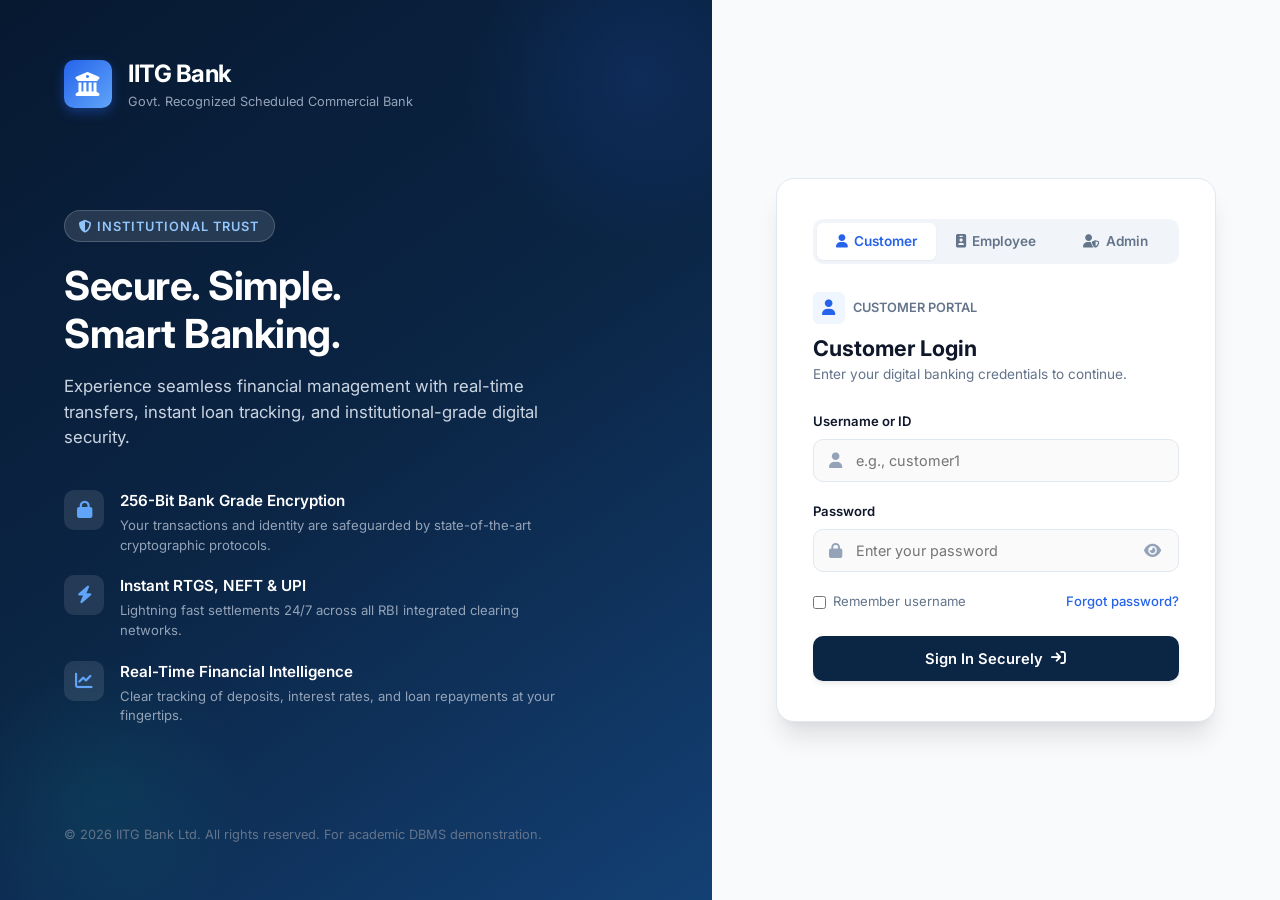
<file: frontend/index.html>
<!DOCTYPE html>
<html lang="en">
<head>
  <meta charset="UTF-8">
  <meta name="viewport" content="width=device-width, initial-scale=1.0">
  <title>IITG Bank - Secure Internet Banking Login</title>
  <meta name="description" content="Secure, Simple, and Smart Banking portal for Customers, Employees, and Administrators.">
  
  <!-- Google Fonts: Inter -->
  <link rel="preconnect" href="https://fonts.googleapis.com">
  <link rel="preconnect" href="https://fonts.gstatic.com" crossorigin>
  <link href="https://fonts.googleapis.com/css2?family=Inter:wght@300;400;500;600;700&display=swap" rel="stylesheet">
  
  <!-- Font Awesome 6 Icons via CDN -->
  <link rel="stylesheet" href="https://cdnjs.cloudflare.com/ajax/libs/font-awesome/6.5.1/css/all.min.css">
  
  <!-- Core Design System CSS -->
  <link rel="stylesheet" href="./css/style.css">
</head>
<body>

  <!-- Split Screen Layout -->
  <div class="login-page-wrapper">

    <!-- LEFT SIDE: Bank Branding & Feature Highlights -->
    <aside class="login-brand-side">
      <!-- Top Brand Header -->
      <div class="brand-header-top">
        <div class="brand-logo-icon">
          <i class="fa-solid fa-building-columns"></i>
        </div>
        <div>
          <h1 class="brand-title">IITG Bank</h1>
          <p style="font-size: 0.8rem; color: #94A3B8;">Govt. Recognized Scheduled Commercial Bank</p>
        </div>
      </div>

      <!-- Hero Statement -->
      <div class="brand-hero-content">
        <div class="brand-tagline-badge">
          <i class="fa-solid fa-shield-halved"></i> Institutional Trust
        </div>
        <h2 class="brand-hero-heading">Secure. Simple.<br>Smart Banking.</h2>
        <p class="brand-hero-sub">
          Experience seamless financial management with real-time transfers, instant loan tracking, and institutional-grade digital security.
        </p>

        <!-- 3 Feature Highlights -->
        <div class="feature-highlights-list">
          <div class="feature-item">
            <div class="feature-icon-box">
              <i class="fa-solid fa-lock"></i>
            </div>
            <div class="feature-text">
              <h4>256-Bit Bank Grade Encryption</h4>
              <p>Your transactions and identity are safeguarded by state-of-the-art cryptographic protocols.</p>
            </div>
          </div>

          <div class="feature-item">
            <div class="feature-icon-box">
              <i class="fa-solid fa-bolt"></i>
            </div>
            <div class="feature-text">
              <h4>Instant RTGS, NEFT & UPI</h4>
              <p>Lightning fast settlements 24/7 across all RBI integrated clearing networks.</p>
            </div>
          </div>

          <div class="feature-item">
            <div class="feature-icon-box">
              <i class="fa-solid fa-chart-line"></i>
            </div>
            <div class="feature-text">
              <h4>Real-Time Financial Intelligence</h4>
              <p>Clear tracking of deposits, interest rates, and loan repayments at your fingertips.</p>
            </div>
          </div>
        </div>
      </div>

      <!-- Footer Note -->
      <div class="brand-footer-note">
        &copy; 2026 IITG Bank Ltd. All rights reserved. For academic DBMS demonstration.
      </div>
    </aside>

    <!-- RIGHT SIDE: Modern Login Card -->
    <main class="login-form-side">
      <div class="login-card-container">

        <!-- Role Selector Segmented Controls -->
        <div class="role-tabs-wrapper" role="tablist" aria-label="Portal Selection">
          <button type="button" class="role-tab-btn active role-customer" id="tab-customer" data-role="customer" role="tab" aria-selected="true">
            <i class="fa-solid fa-user"></i> Customer
          </button>
          <button type="button" class="role-tab-btn" id="tab-employee" data-role="employee" role="tab" aria-selected="false">
            <i class="fa-solid fa-id-badge"></i> Employee
          </button>
          <button type="button" class="role-tab-btn" id="tab-admin" data-role="admin" role="tab" aria-selected="false">
            <i class="fa-solid fa-user-shield"></i> Admin
          </button>
        </div>

        <!-- Dynamic Header based on selected role -->
        <div class="login-header">
          <div class="portal-badge-container">
            <div class="portal-icon-wrapper" id="portal-icon">
              <i class="fa-solid fa-user"></i>
            </div>
            <span style="font-size: 0.8rem; font-weight: 600; text-transform: uppercase; color: var(--text-muted);" id="portal-tag">Customer Portal</span>
          </div>
          <h2 class="login-title" id="login-title">Customer Login</h2>
          <p class="login-subtitle" id="login-subtitle">Enter your digital banking credentials to continue.</p>
        </div>

        <!-- Login Form -->
        <form id="login-form" novalidate>

          <!-- Username Input -->
          <div class="form-group">
            <label class="form-label" for="username-input">Username or ID</label>
            <div class="input-container">
              <i class="fa-solid fa-user input-icon"></i>
              <input type="text" id="username-input" class="form-input" placeholder="e.g., customer1" autocomplete="username" required>
            </div>
            <div class="inline-error" id="username-error">
              <i class="fa-solid fa-circle-exclamation"></i> <span>Please enter your username.</span>
            </div>
          </div>

          <!-- Password Input -->
          <div class="form-group">
            <label class="form-label" for="password-input">Password</label>
            <div class="input-container">
              <i class="fa-solid fa-lock input-icon"></i>
              <input type="password" id="password-input" class="form-input" placeholder="Enter your password" autocomplete="current-password" required>
              <button type="button" class="password-toggle-btn" id="toggle-password-btn" aria-label="Toggle password visibility">
                <i class="fa-solid fa-eye" id="password-eye-icon"></i>
              </button>
            </div>
            <div class="inline-error" id="password-error">
              <i class="fa-solid fa-circle-exclamation"></i> <span>Please enter your password.</span>
            </div>
          </div>

          <!-- Helper Row: Remember Me & Forgot Password -->
          <div class="form-helper-row">
            <label class="checkbox-label" for="remember-me">
              <input type="checkbox" id="remember-me">
              <span>Remember username</span>
            </label>
            <a href="#" class="forgot-link" data-soon="Password Recovery">Forgot password?</a>
          </div>

          <!-- Login Submit Button with Spinner -->
          <button type="submit" class="btn-submit" id="login-submit-btn">
            <span class="btn-text">Sign In Securely</span>
            <span class="spinner" id="login-spinner"></span>
            <i class="fa-solid fa-arrow-right-to-bracket" id="login-arrow-icon"></i>
          </button>
        </form></div>
    </main>
  </div>

  <!-- Shared JavaScript Files (Order is important) -->
  <script src="./js/mockData.js"></script>
  <script src="./js/api.js"></script>
  <script src="./js/auth.js"></script>
  <script src="./js/ui.js"></script>

  <!-- Login Page Controller Script -->
  <script>
    // 1. If already logged in, redirect straight to their dashboard
    window.auth.redirectIfLoggedIn();

    // 2. State variables
    let currentRole = 'customer';

    // DOM Elements
    const roleTabs = document.querySelectorAll('.role-tab-btn');
    const portalIcon = document.getElementById('portal-icon');
    const portalTag = document.getElementById('portal-tag');
    const loginTitle = document.getElementById('login-title');
    const loginSubtitle = document.getElementById('login-subtitle');
    const loginForm = document.getElementById('login-form');
    const usernameInput = document.getElementById('username-input');
    const passwordInput = document.getElementById('password-input');
    const usernameError = document.getElementById('username-error');
    const passwordError = document.getElementById('password-error');
    const togglePasswordBtn = document.getElementById('toggle-password-btn');
    const passwordEyeIcon = document.getElementById('password-eye-icon');
    const submitBtn = document.getElementById('login-submit-btn');
    const rememberMeCheckbox = document.getElementById('remember-me');

    // 3. Load saved username from localStorage if "Remember username" was used
    const savedUser = localStorage.getItem('bank_remembered_username');
    if (savedUser) {
      usernameInput.value = savedUser;
      rememberMeCheckbox.checked = true;
    }

    // 4. Role tab switching logic
    function setRole(role) {
      currentRole = role;

      // Update tab active classes
      roleTabs.forEach(tab => {
        const isMatch = tab.getAttribute('data-role') === role;
        tab.classList.toggle('active', isMatch);
        tab.classList.toggle(`role-${role}`, isMatch);
        tab.setAttribute('aria-selected', isMatch);
      });

      // Update role-specific headers and icons
      if (role === 'customer') {
        portalIcon.innerHTML = '<i class="fa-solid fa-user"></i>';
        portalIcon.style.color = 'var(--role-customer)';
        portalIcon.style.backgroundColor = 'var(--role-customer-bg)';
        portalTag.textContent = 'Customer Portal';
        loginTitle.textContent = 'Customer Login';
        loginSubtitle.textContent = 'Enter your digital banking credentials to manage your accounts.';
      } else if (role === 'employee') {
        portalIcon.innerHTML = '<i class="fa-solid fa-id-badge"></i>';
        portalIcon.style.color = 'var(--role-employee)';
        portalIcon.style.backgroundColor = 'var(--role-employee-bg)';
        portalTag.textContent = 'Branch Staff Portal';
        loginTitle.textContent = 'Employee Login';
        loginSubtitle.textContent = 'Sign in with your branch officer ID to manage customer accounts & loans.';
      } else if (role === 'admin') {
        portalIcon.innerHTML = '<i class="fa-solid fa-user-shield"></i>';
        portalIcon.style.color = 'var(--role-admin)';
        portalIcon.style.backgroundColor = 'var(--role-admin-bg)';
        portalTag.textContent = 'System Administration';
        loginTitle.textContent = 'Administrator Login';
        loginSubtitle.textContent = 'Sign in with root administrator access to oversee all branches & users.';
      }

      // Clear any validation errors on tab switch
      clearErrors();
    }

    // Attach click listeners to role tabs
    roleTabs.forEach(tab => {
      tab.addEventListener('click', () => {
        setRole(tab.getAttribute('data-role'));
      });
    });

    // 5. Password Show / Hide toggle
    togglePasswordBtn.addEventListener('click', () => {
      const isPassword = passwordInput.type === 'password';
      passwordInput.type = isPassword ? 'text' : 'password';
      passwordEyeIcon.classList.toggle('fa-eye', !isPassword);
      passwordEyeIcon.classList.toggle('fa-eye-slash', isPassword);
    });

    // 6. Validation Helpers
    function clearErrors() {
      usernameError.classList.remove('show');
      passwordError.classList.remove('show');
      usernameInput.classList.remove('has-error');
      passwordInput.classList.remove('has-error');
    }

    usernameInput.addEventListener('input', () => {
      usernameError.classList.remove('show');
      usernameInput.classList.remove('has-error');
    });

    passwordInput.addEventListener('input', () => {
      passwordError.classList.remove('show');
      passwordInput.classList.remove('has-error');
    });

    

    // 7. Handle Form Submission
    loginForm.addEventListener('submit', async (e) => {
      e.preventDefault();
      clearErrors();

      const username = usernameInput.value.trim();
      const password = passwordInput.value;

      // Check for empty fields
      let hasError = false;
      if (!username) {
        usernameError.classList.add('show');
        usernameInput.classList.add('has-error');
        hasError = true;
      }
      if (!password) {
        passwordError.classList.add('show');
        passwordInput.classList.add('has-error');
        hasError = true;
      }

      if (hasError) return;

      // Handle "Remember username"
      if (rememberMeCheckbox.checked) {
        localStorage.setItem('bank_remembered_username', username);
      } else {
        localStorage.removeItem('bank_remembered_username');
      }

      // Enter loading state
      submitBtn.classList.add('loading');
      submitBtn.querySelector('.btn-text').textContent = 'Authenticating...';

      try {
        // Call auth.login() which calls api.login()
        const result = await window.auth.login(username, password, currentRole);

        if (result.success) {
          window.ui.showToast(`Welcome back, ${result.data.DisplayName || username}!`, 'success', 2000);
          
          // Smooth redirection after brief toast display
          setTimeout(() => {
            window.location.href = window.auth.getDashboardUrlForRole(result.data.Role);
          }, 600);
        } else {
          // Display error message from API (e.g. invalid, locked, disabled, role mismatch)
          window.ui.showToast(result.message, 'error', 4500);
          submitBtn.classList.remove('loading');
          submitBtn.querySelector('.btn-text').textContent = 'Sign In Securely';
        }
      } catch (err) {
        console.error("Login unexpected error:", err);
        window.ui.showToast("An unexpected error occurred during login.", "error");
        submitBtn.classList.remove('loading');
        submitBtn.querySelector('.btn-text').textContent = 'Sign In Securely';
      }
    });
  </script>
</body>
</html>
</file>
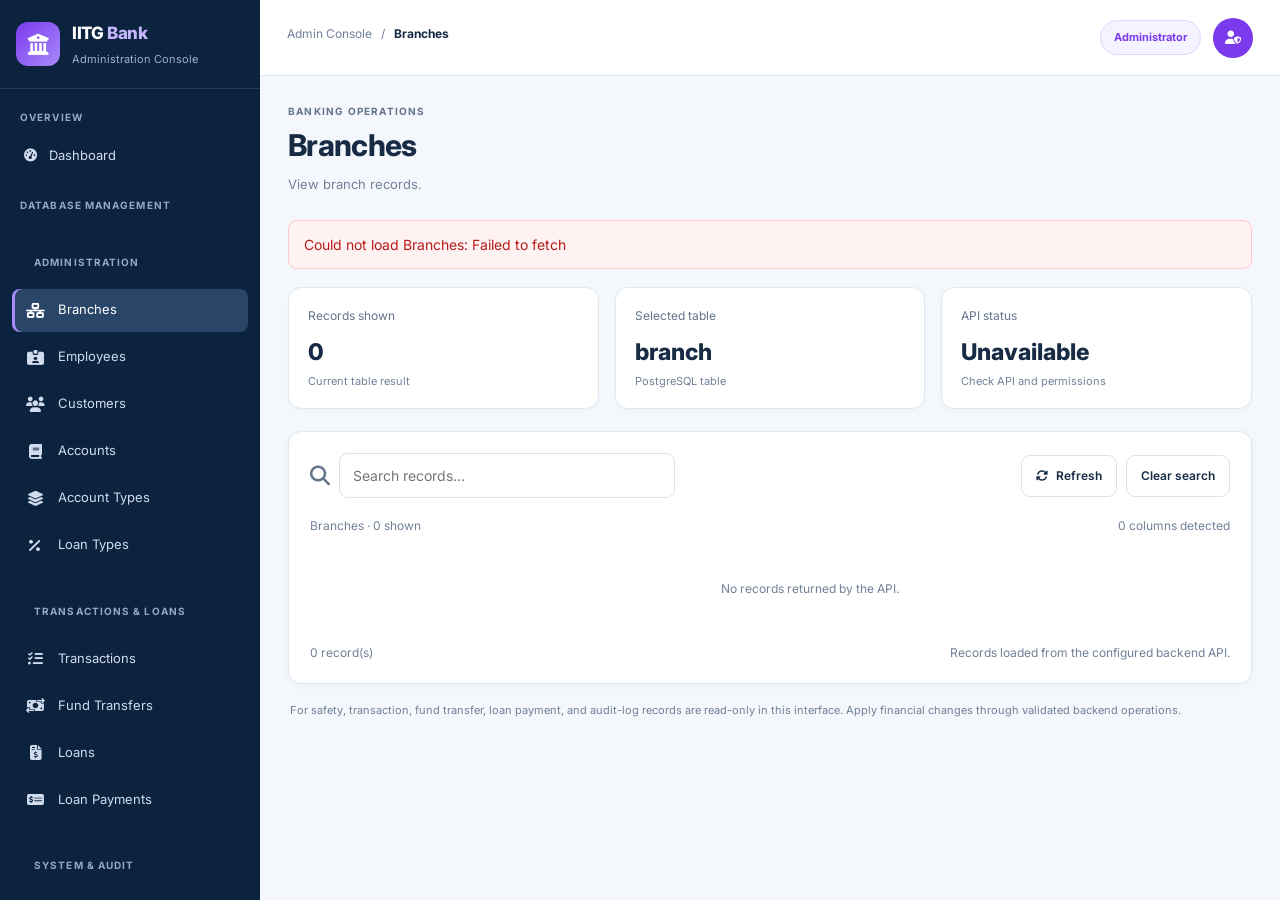
<file: frontend/admin/admin-records.html>
<!DOCTYPE html>
<html lang="en">
<head>
    <meta charset="UTF-8">
    <meta name="viewport" content="width=device-width, initial-scale=1.0">

    <title>IITG Bank | Admin Database Management</title>

    <meta name="theme-color" content="#0c2340">

    <link rel="preconnect" href="https://fonts.googleapis.com">
    <link rel="preconnect" href="https://fonts.gstatic.com" crossorigin>

    <link
        href="https://fonts.googleapis.com/css2?family=Inter:wght@400;500;600;700;800&display=swap"
        rel="stylesheet"
    >

    <link
        rel="stylesheet"
        href="https://cdnjs.cloudflare.com/ajax/libs/font-awesome/6.5.1/css/all.min.css"
    >

    <!-- Shared project stylesheet -->
    <link rel="stylesheet" href="../css/style.css">

    <!-- Admin records stylesheet -->
    <link rel="stylesheet" href="./admin-records.css">

    <!-- Page-specific corrections -->
    <style>
        :root {
            --bank-navy: #0c2340;
            --bank-navy-light: #173657;
            --bank-purple: #7c3aed;
            --bank-text: #172b45;
            --bank-muted: #718198;
            --bank-border: #dfe7f1;
            --bank-background: #f4f7fb;
        }

        *,
        *::before,
        *::after {
            box-sizing: border-box;
        }

        html,
        body {
            margin: 0;
            width: 100%;
            min-height: 100%;
            font-family: "Inter", Arial, sans-serif;
        }

        body {
            color: var(--bank-text);
            background: var(--bank-background);
            overflow-x: hidden;
        }

        [hidden] {
            display: none !important;
        }

        /* Application layout */

        .app-shell {
            display: flex !important;
            flex-direction: row !important;
            align-items: stretch;
            width: 100%;
            min-height: 100vh;
            margin: 0;
        }

        /* Sidebar */

        .sidebar {
            position: sticky;
            top: 0;
            z-index: 100;
            display: flex !important;
            flex: 0 0 260px !important;
            flex-direction: column;
            width: 260px !important;
            min-width: 260px !important;
            max-width: 260px !important;
            height: 100vh;
            margin: 0;
            padding: 0;
            overflow-x: hidden;
            overflow-y: auto;
            background: var(--bank-navy);
            color: #dbe7f5;
            scrollbar-width: thin;
            scrollbar-color: #385371 var(--bank-navy);
        }

        .brand {
            display: flex;
            align-items: center;
            gap: 12px;
            min-width: 0;
            padding: 21px 16px;
            border-bottom: 1px solid rgba(255,255,255,.1);
        }

        .brand-mark {
            display: flex;
            flex: 0 0 44px;
            align-items: center;
            justify-content: center;
            width: 44px;
            height: 44px;
            border-radius: 12px;
            background: linear-gradient(135deg, #7c3aed, #a78bfa);
            color: white;
            font-size: 21px;
        }

        .brand-copy {
            flex: 1;
            min-width: 0;
        }

        .brand-copy strong {
            display: block;
            color: white;
            font-size: 17px;
            font-weight: 800;
            letter-spacing: -.4px;
            white-space: nowrap;
        }

        .brand-copy strong span {
            color: #c4b5fd;
        }

        .brand-copy small {
            display: block;
            margin-top: 4px;
            color: #9eb1c9;
            font-size: 11px;
        }

        .nav-label {
            margin: 21px 20px 9px;
            color: #91a9c5;
            font-size: 10px;
            font-weight: 700;
            letter-spacing: 1.1px;
        }

        .dashboard-link {
            display: flex;
            align-items: center;
            gap: 12px;
            min-height: 43px;
            margin: 0 12px;
            padding: 10px 12px;
            border-radius: 8px;
            color: #d0dced;
            font-size: 13px;
            text-decoration: none;
        }

        .dashboard-link:hover {
            background: var(--bank-navy-light);
            color: white;
        }

        .dashboard-link.active {
            background: #294568;
            color: white;
            box-shadow: inset 3px 0 #a78bfa;
        }

        #table-navigation {
            display: flex;
            flex-direction: column;
            gap: 4px;
            width: 100%;
            padding: 0 12px;
        }

        #table-navigation .nav-section-title {
            margin: 21px 10px 9px;
            color: #91a9c5;
            font-size: 10px;
            font-weight: 700;
            letter-spacing: 1.1px;
            text-transform: uppercase;
        }

        #table-navigation .nav-item {
            display: flex !important;
            align-items: center;
            gap: 12px;
            width: 100% !important;
            min-height: 43px;
            margin: 0;
            padding: 10px 12px;
            border-radius: 8px;
            background: transparent;
            color: #d0dced;
            font-size: 13px;
            line-height: 1.5;
            text-decoration: none !important;
            transition: background .18s ease, color .18s ease;
        }

        #table-navigation .nav-item:hover {
            background: var(--bank-navy-light);
            color: white;
        }

        #table-navigation .nav-item.active {
            background: #294568;
            color: white;
            box-shadow: inset 3px 0 #a78bfa;
        }

        #table-navigation .nav-icon {
            display: inline-flex;
            flex: 0 0 22px;
            align-items: center;
            justify-content: center;
            width: 22px;
            font-size: 15px;
        }

        #table-navigation .nav-item > span:last-child {
            flex: 1;
            min-width: 0;
        }

        .sidebar-bottom {
            display: flex;
            align-items: center;
            flex-wrap: wrap;
            gap: 8px;
            margin-top: auto;
            padding: 15px 16px;
            border-top: 1px solid rgba(255,255,255,.1);
            color: #a9bbd0;
            font-size: 11px;
        }

        .connection-dot {
            flex: 0 0 8px;
            width: 8px;
            height: 8px;
            border-radius: 50%;
            background: #94a3b8;
        }

        .connection-dot.online {
            background: #34d399;
        }

        .connection-dot.offline {
            background: #f87171;
        }

        .signout {
            display: flex;
            align-items: center;
            gap: 8px;
            width: 100%;
            margin-top: 5px;
            padding: 10px 12px;
            border: 1px solid rgba(255,255,255,.13);
            border-radius: 8px;
            background: transparent;
            color: #dbe7f5;
            font-size: 12px;
        }

        .signout:hover {
            background: var(--bank-navy-light);
        }

        /* Main content */

        .main-area {
            display: flex !important;
            flex: 1 1 0% !important;
            flex-direction: column;
            width: 0 !important;
            min-width: 0 !important;
            max-width: 100%;
            min-height: 100vh;
            margin: 0;
            padding: 0;
            background: var(--bank-background);
        }

        .topbar {
            position: relative;
            z-index: 5;
            display: flex;
            flex: 0 0 auto;
            align-items: center;
            justify-content: space-between;
            gap: 16px;
            width: 100%;
            min-width: 0;
            min-height: 76px;
            margin: 0;
            padding: 15px 27px;
            border-bottom: 1px solid var(--bank-border);
            background: white;
        }

        .breadcrumbs {
            display: flex;
            align-items: center;
            flex-wrap: wrap;
            gap: 9px;
            min-width: 0;
            color: var(--bank-muted);
            font-size: 12px;
        }

        .breadcrumbs strong {
            color: var(--bank-text);
        }

        .topbar-right {
            display: flex;
            align-items: center;
            justify-content: flex-end;
            flex-wrap: wrap;
            gap: 12px;
            min-width: 0;
        }

        .role-pill {
            padding: 8px 13px;
            border: 1px solid #ddd6fe;
            border-radius: 20px;
            background: #f5f3ff;
            color: var(--bank-purple);
            font-size: 11px;
            font-weight: 700;
        }

        .avatar {
            display: flex;
            align-items: center;
            justify-content: center;
            width: 40px;
            height: 40px;
            border-radius: 50%;
            background: var(--bank-purple);
            color: white;
            font-size: 13px;
            font-weight: 700;
        }

        .content {
            flex: 1 1 auto;
            width: 100% !important;
            min-width: 0 !important;
            max-width: 100% !important;
            margin: 0;
            padding: 28px;
        }

        .page-heading {
            display: flex;
            align-items: center;
            justify-content: space-between;
            flex-wrap: wrap;
            gap: 18px;
            width: 100%;
            min-width: 0;
            margin-bottom: 25px;
        }

        .page-heading > div {
            min-width: 0;
        }

        .eyebrow {
            margin: 0 0 7px;
            color: #64748b;
            font-size: 10px;
            font-weight: 700;
            letter-spacing: 1.2px;
        }

        .page-heading h1 {
            margin: 0;
            color: var(--bank-text);
            font-size: 30px;
            font-weight: 800;
            line-height: 1.3;
            letter-spacing: -.7px;
        }

        #page-description {
            margin: 9px 0 0;
            color: var(--bank-muted);
            font-size: 13px;
            line-height: 1.6;
        }

        /* Buttons */

        .primary-button,
        .secondary-button,
        .icon-button {
            display: inline-flex;
            align-items: center;
            justify-content: center;
            gap: 8px;
            min-height: 41px;
            padding: 10px 14px;
            border: 1px solid var(--bank-border);
            border-radius: 9px;
            background: white;
            color: var(--bank-text);
            font-size: 12px;
            font-weight: 600;
            text-decoration: none;
            transition: background .18s ease;
        }

        .primary-button {
            border-color: var(--bank-purple);
            background: var(--bank-purple);
            color: white;
        }

        .primary-button:hover {
            background: #6d28d9;
        }

        .secondary-button:hover,
        .icon-button:hover {
            background: #f1f5f9;
        }

        .icon-button {
            width: 40px;
            min-width: 40px;
            padding: 8px;
        }

        .mobile-menu,
        .mobile-close {
            display: none;
        }

        /* Summary */

        .summary-row {
            display: grid;
            grid-template-columns: repeat(3, minmax(0, 1fr));
            gap: 16px;
            width: 100%;
            min-width: 0;
            margin-bottom: 22px;
        }

        .summary-card {
            display: flex;
            flex-direction: column;
            align-items: flex-start;
            gap: 5px;
            min-width: 0;
            padding: 19px;
            border: 1px solid var(--bank-border);
            border-radius: 13px;
            background: white;
            box-shadow: 0 2px 5px rgba(15,23,42,.025);
        }

        .summary-card > span {
            color: #64748b;
            font-size: 12px;
        }

        .summary-card strong {
            display: block;
            max-width: 100%;
            color: var(--bank-text);
            font-size: 23px;
            font-weight: 800;
            line-height: 1.4;
            overflow-wrap: anywhere;
        }

        .summary-card small {
            color: var(--bank-muted);
            font-size: 11px;
        }

        /* Data card */

        .data-card {
            display: block;
            width: 100%;
            min-width: 0;
            max-width: 100%;
            margin: 0;
            padding: 21px;
            overflow: hidden;
            border: 1px solid var(--bank-border);
            border-radius: 13px;
            background: white;
            box-shadow: 0 2px 8px rgba(15,23,42,.035);
        }

        .toolbar {
            display: flex;
            align-items: center;
            justify-content: space-between;
            flex-wrap: wrap;
            gap: 14px;
            width: 100%;
            min-width: 0;
            margin-bottom: 19px;
        }

        .search-wrap {
            display: flex;
            align-items: center;
            gap: 9px;
            width: min(365px, 100%);
            min-width: 0;
        }

        .search-wrap > span {
            color: #64748b;
            font-size: 20px;
        }

        #search-input {
            width: 100%;
            min-width: 0;
            min-height: 44px;
            padding: 11px 13px;
            border: 1px solid #d9e2ef;
            border-radius: 9px;
            background: white;
            color: var(--bank-text);
            outline: none;
        }

        #search-input:focus {
            border-color: var(--bank-purple);
            box-shadow: 0 0 0 3px rgba(124,58,237,.1);
        }

        .toolbar-actions {
            display: flex;
            align-items: center;
            flex-wrap: wrap;
            gap: 9px;
        }

        .table-meta,
        .table-footer {
            display: flex;
            align-items: center;
            justify-content: space-between;
            flex-wrap: wrap;
            gap: 10px;
            width: 100%;
            min-width: 0;
            color: var(--bank-muted);
            font-size: 12px;
        }

        .table-meta {
            margin-bottom: 13px;
        }

        .table-footer {
            margin-top: 14px;
        }

        /* Crucial: the table scrolls inside its own container. */

        .table-scroll {
            display: block;
            width: 100%;
            min-width: 0;
            max-width: 100%;
            overflow-x: auto !important;
            overflow-y: hidden;
            overscroll-behavior-x: contain;
            scrollbar-width: thin;
            scrollbar-color: #cbd5e1 #f1f5f9;
        }

        .table-scroll > table {
            width: 100%;
            min-width: 1000px;
            max-width: none;
            margin: 0;
            border-collapse: separate;
            border-spacing: 0;
            table-layout: auto;
            background: white;
            color: var(--bank-text);
            font-size: 12px;
        }

        .table-scroll th {
            padding: 14px 12px;
            border-bottom: 1px solid var(--bank-border);
            background: #f8fafc;
            color: #64748b;
            font-size: 10px;
            font-weight: 700;
            letter-spacing: .4px;
            text-align: left;
            text-transform: uppercase;
            white-space: nowrap;
        }

        .table-scroll td {
            padding: 14px 12px;
            border-bottom: 1px solid #edf1f6;
            color: #334155;
            text-align: left;
            vertical-align: middle;
            white-space: nowrap;
        }

        .table-scroll tbody tr:hover {
            background: #f8faff;
        }

        .table-scroll tbody tr:last-child td {
            border-bottom: 0;
        }

        .empty-cell {
            padding: 32px !important;
            color: var(--bank-muted) !important;
            text-align: center !important;
        }

        .footnote {
            margin: 17px 2px 0;
            color: var(--bank-muted);
            font-size: 11px;
            line-height: 1.7;
        }

        /* Notifications */

        .notice {
            width: 100%;
            margin-bottom: 18px;
            padding: 13px 15px;
            border: 1px solid var(--bank-border);
            border-radius: 9px;
            overflow-wrap: anywhere;
        }

        .notice.error {
            background: #fef2f2;
            border-color: #fecaca;
            color: #b91c1c;
        }

        .notice.success {
            background: #f0fdf4;
            border-color: #bbf7d0;
            color: #166534;
        }

        /* Record editor */

        .modal-backdrop {
            position: fixed;
            inset: 0;
            z-index: 2000;
            display: flex;
            align-items: center;
            justify-content: center;
            padding: 20px;
            overflow-y: auto;
            background: rgba(15,23,42,.55);
        }

        .modal-backdrop[hidden] {
            display: none !important;
        }

        .modal {
            width: 100%;
            max-width: 680px;
            max-height: calc(100vh - 40px);
            padding: 23px;
            overflow-y: auto;
            border: 1px solid var(--bank-border);
            border-radius: 14px;
            background: white;
            box-shadow: 0 20px 60px rgba(15,23,42,.2);
        }

        .modal-heading {
            display: flex;
            align-items: center;
            justify-content: space-between;
            gap: 12px;
        }

        .modal-heading h2 {
            margin: 0;
            font-size: 21px;
        }

        .modal-help {
            margin: 12px 0 20px;
            color: var(--bank-muted);
            font-size: 12px;
        }

        .form-grid {
            display: grid;
            grid-template-columns: repeat(2, minmax(0,1fr));
            gap: 16px;
        }

        .field {
            display: flex;
            flex-direction: column;
            gap: 7px;
            min-width: 0;
        }

        .field label {
            color: #475569;
            font-size: 12px;
            font-weight: 600;
        }

        .field input,
        .field select,
        .field textarea {
            width: 100%;
            min-width: 0;
            padding: 11px 12px;
            border: 1px solid #d9e2ef;
            border-radius: 8px;
            background: white;
            color: var(--bank-text);
        }

        .field.full {
            grid-column: 1 / -1;
        }

        .form-error {
            margin-top: 13px;
            padding: 11px;
            border-radius: 7px;
            background: #fef2f2;
            color: #b91c1c;
            font-size: 12px;
        }

        .modal-actions {
            display: flex;
            justify-content: flex-end;
            flex-wrap: wrap;
            gap: 9px;
            margin-top: 23px;
        }

        /* Responsive layout */

        @media (max-width: 1100px) {
            .content {
                padding: 21px;
            }

            .summary-row {
                grid-template-columns: repeat(2, minmax(0,1fr));
            }
        }

        @media (max-width: 760px) {
            .sidebar {
                position: fixed;
                inset: 0 auto 0 0;
                z-index: 1500;
                width: 270px !important;
                min-width: 270px !important;
                max-width: 270px !important;
                height: 100dvh;
                transform: translateX(-105%);
                transition: transform .22s ease;
                box-shadow: 10px 0 30px rgba(0,0,0,.18);
            }

            .sidebar.open {
                transform: translateX(0);
            }

            .mobile-menu,
            .mobile-close {
                display: inline-flex;
                align-items: center;
                justify-content: center;
            }

            .main-area {
                width: 100% !important;
                min-width: 0 !important;
            }

            .topbar {
                flex-wrap: wrap;
                padding: 12px 14px;
            }

            .content {
                padding: 16px 12px;
            }

            .page-heading {
                gap: 13px;
                margin-bottom: 18px;
            }

            .page-heading h1 {
                font-size: 25px;
            }

            .data-card {
                padding: 12px;
            }

            .toolbar {
                align-items: stretch;
                flex-direction: column;
            }

            .search-wrap {
                width: 100%;
            }

            .toolbar-actions {
                justify-content: flex-start;
            }

            .form-grid {
                grid-template-columns: minmax(0,1fr);
            }

            .field.full {
                grid-column: auto;
            }

            .modal-backdrop {
                align-items: flex-start;
                padding: 10px;
            }

            .modal {
                max-height: calc(100dvh - 20px);
                padding: 16px;
            }
        }

        @media (max-width: 420px) {
            .summary-row {
                grid-template-columns: minmax(0,1fr);
            }

            .page-heading h1 {
                font-size: 23px;
            }

            .topbar-right {
                gap: 7px;
            }
        }
    </style>
</head>

<body>
<div class="app-shell">

    <aside class="sidebar" id="sidebar">

        <div class="brand">
            <div class="brand-mark" aria-label="IITG Bank logo">
                <i class="fa-solid fa-building-columns"></i>
            </div>

            <div class="brand-copy">
                <strong>IITG <span>Bank</span></strong>
                <small>Administration Console</small>
            </div>

            <button
                class="icon-button mobile-close"
                id="close-sidebar"
                type="button"
                aria-label="Close menu"
            >
                <i class="fa-solid fa-xmark"></i>
            </button>
        </div>

        <div class="nav-label">OVERVIEW</div>

        <a class="dashboard-link" href="./dashboard.html">
            <i class="fa-solid fa-gauge-high"></i>
            <span>Dashboard</span>
        </a>

        <div class="nav-label">DATABASE MANAGEMENT</div>

        <nav id="table-navigation" aria-label="Database tables">
            <!-- admin-records.js generates all 12 table links here -->
        </nav>

        <div class="sidebar-bottom">
            <span class="connection-dot"></span>
            <span id="connection-label">Checking API connection…</span>

            <button class="signout" id="logout-button" type="button">
                <i class="fa-solid fa-arrow-right-from-bracket"></i>
                <span>Sign out</span>
            </button>
        </div>

    </aside>

    <main class="main-area">

        <header class="topbar">

            <div class="topbar-left">
                <button
                    class="icon-button mobile-menu"
                    id="open-sidebar"
                    type="button"
                    aria-label="Open menu"
                >
                    <i class="fa-solid fa-bars"></i>
                </button>

                <div class="breadcrumbs">
                    <span>Admin Console</span>
                    <span>/</span>
                    <strong id="crumb-title">Branches</strong>
                </div>
            </div>

            <div class="topbar-right">
                <span class="role-pill">Administrator</span>

                <div class="avatar" aria-label="Administrator profile">
                    <i class="fa-solid fa-user-shield"></i>
                </div>
            </div>

        </header>

        <section class="content">

            <div class="page-heading">

                <div>
                    <p class="eyebrow">BANKING OPERATIONS</p>

                    <h1 id="page-title">Branches</h1>

                    <p id="page-description">
                        View and manage branch records.
                    </p>
                </div>

                <button
                    class="primary-button"
                    id="add-record"
                    type="button"
                >
                    <i class="fa-solid fa-plus"></i>
                    <span>Add record</span>
                </button>

            </div>

            <div class="notice" id="notice" role="status" hidden></div>

            <section class="summary-row" aria-label="Database status">

                <div class="summary-card">
                    <span>Records shown</span>
                    <strong id="record-count">—</strong>
                    <small>Current table result</small>
                </div>

                <div class="summary-card">
                    <span>Selected table</span>
                    <strong id="table-name-card">branch</strong>
                    <small>PostgreSQL table</small>
                </div>

                <div class="summary-card">
                    <span>API status</span>
                    <strong id="api-status">Checking</strong>
                    <small id="api-status-detail">Waiting for backend</small>
                </div>

            </section>

            <section class="data-card" aria-label="Database records">

                <div class="toolbar">

                    <div class="search-wrap">
                        <span aria-hidden="true">
                            <i class="fa-solid fa-magnifying-glass"></i>
                        </span>

                        <input
                            id="search-input"
                            type="search"
                            placeholder="Search records…"
                            aria-label="Search records"
                        >
                    </div>

                    <div class="toolbar-actions">

                        <button
                            class="secondary-button"
                            id="refresh-button"
                            type="button"
                        >
                            <i class="fa-solid fa-rotate"></i>
                            <span>Refresh</span>
                        </button>

                        <button
                            class="secondary-button"
                            id="clear-search"
                            type="button"
                        >
                            Clear search
                        </button>

                    </div>

                </div>

                <div class="table-meta">
                    <span id="table-caption">Loading records…</span>
                    <span id="column-caption"></span>
                </div>

                <div class="table-scroll">
                    <table class="data-table">
                        <thead id="records-head"></thead>

                        <tbody id="records-body">
                            <tr>
                                <td class="empty-cell">Loading records…</td>
                            </tr>
                        </tbody>
                    </table>
                </div>

                <div class="table-footer">
                    <span id="footer-count">—</span>
                    <span>Records loaded from the configured backend API.</span>
                </div>

            </section>

            <p class="footnote">
                For safety, transaction, fund transfer, loan payment, and
                audit-log records are read-only in this interface. Apply
                financial changes through validated backend operations.
            </p>

        </section>

    </main>

</div>

<!-- Record editor -->

<div class="modal-backdrop" id="record-modal" hidden>

    <section
        class="modal"
        role="dialog"
        aria-modal="true"
        aria-labelledby="modal-title"
    >

        <div class="modal-heading">

            <div>
                <p class="eyebrow">RECORD EDITOR</p>
                <h2 id="modal-title">Add record</h2>
            </div>

            <button
                class="icon-button"
                id="close-modal"
                type="button"
                aria-label="Close dialog"
            >
                <i class="fa-solid fa-xmark"></i>
            </button>

        </div>

        <p class="modal-help" id="modal-help">
            Enter the fields below. The backend remains responsible for validation.
        </p>

        <form id="record-form">

            <div class="form-grid" id="form-fields"></div>

            <div class="form-error" id="form-error" role="alert" hidden></div>

            <div class="modal-actions">

                <button
                    type="button"
                    class="secondary-button"
                    id="cancel-modal"
                >
                    Cancel
                </button>

                <button
                    class="primary-button"
                    id="save-record"
                    type="submit"
                >
                    Save record
                </button>

            </div>

        </form>

    </section>

</div>

<script src="./admin-records.js"></script>

<script>
    document.addEventListener("DOMContentLoaded", () => {
        const sidebar = document.getElementById("sidebar");

        document.getElementById("open-sidebar")?.addEventListener("click", () => {
            sidebar?.classList.add("open");
        });

        document.getElementById("close-sidebar")?.addEventListener("click", () => {
            sidebar?.classList.remove("open");
        });

        document.querySelectorAll("#table-navigation a, .dashboard-link")
            .forEach(link => {
                link.addEventListener("click", () => {
                    sidebar?.classList.remove("open");
                });
            });

        document.addEventListener("keydown", event => {
            if (event.key === "Escape") {
                sidebar?.classList.remove("open");
            }
        });
    });
</script>

</body>
</html>
</file>
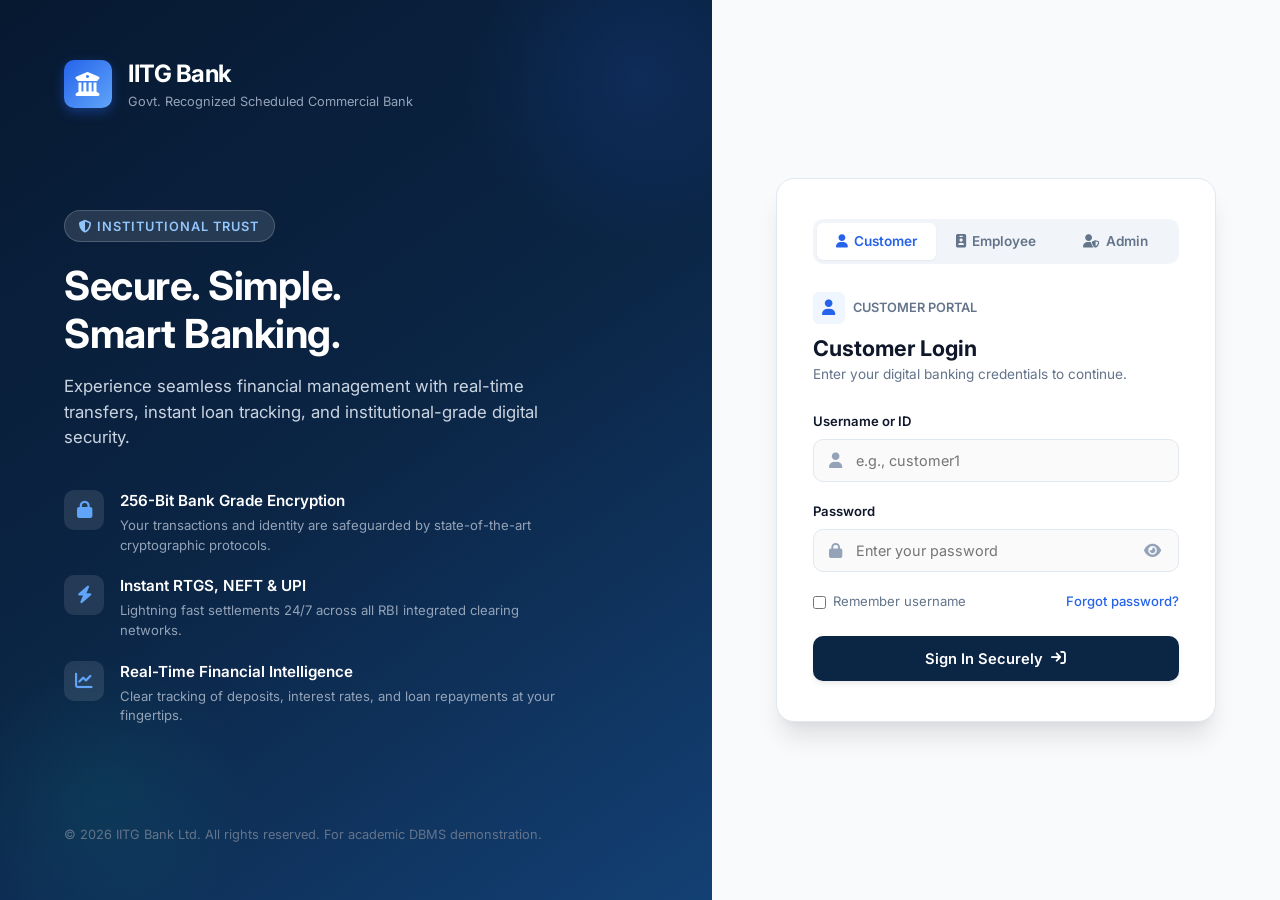
<file: frontend/admin/dashboard.html>
<!DOCTYPE html>
<html lang="en">
<head>
    <meta charset="UTF-8">
    <meta name="viewport" content="width=device-width, initial-scale=1.0">
    <title>IITG Bank | Admin Dashboard</title>

    <link rel="preconnect" href="https://fonts.googleapis.com">
    <link rel="preconnect" href="https://fonts.gstatic.com" crossorigin>
    <link href="https://fonts.googleapis.com/css2?family=Inter:wght@400;500;600;700&display=swap" rel="stylesheet">
    <link rel="stylesheet" href="https://cdnjs.cloudflare.com/ajax/libs/font-awesome/6.5.1/css/all.min.css">

    <!-- Correct relative paths -->
    <link rel="stylesheet" href="../css/style.css">

    <style>
        * {
            box-sizing: border-box;
        }

        body {
            margin: 0;
            font-family: Inter, Arial, sans-serif;
        }

        .app-layout {
            display: flex;
            min-height: 100vh;
            width: 100%;
        }

        .sidebar {
            flex: 0 0 260px;
            width: 260px;
            min-width: 0;
            display: flex;
            flex-direction: column;
            background: #0d2745;
            color: #dbe7f5;
            overflow-y: auto;
            overflow-x: hidden;
        }

        .sidebar-header {
            padding: 20px 16px;
            border-bottom: 1px solid rgba(255,255,255,.12);
        }

        .sidebar-brand {
            display: flex;
            align-items: center;
            gap: 12px;
        }

        .sidebar-logo {
            flex: 0 0 42px;
            width: 42px;
            height: 42px;
            display: flex;
            align-items: center;
            justify-content: center;
            border-radius: 10px;
            color: white;
        }

        .sidebar-brand-name {
            font-weight: 700;
            color: white;
        }

        .sidebar-nav {
            flex: 1;
            padding: 12px;
        }

        .nav-section-title {
            margin: 20px 10px 8px;
            color: #94a3b8;
            font-size: 10px;
            font-weight: 700;
            letter-spacing: 1px;
            text-transform: uppercase;
        }

        .sidebar-nav .nav-link {
            display: flex;
            align-items: center;
            gap: 12px;
            width: 100%;
            padding: 12px;
            margin-bottom: 4px;
            border-radius: 8px;
            color: #cbd5e1;
            text-decoration: none;
            font-size: 13px;
            transition: background .2s, color .2s;
        }

        .sidebar-nav .nav-link i {
            flex: 0 0 20px;
            width: 20px;
            text-align: center;
        }

        .sidebar-nav .nav-link:hover {
            background: #1e3a5f;
            color: white;
        }

        .sidebar-nav .nav-link.active {
            background: #7c3aed;
            color: white;
        }

        .sidebar-footer {
            padding: 12px;
            border-top: 1px solid rgba(255,255,255,.12);
        }

        .main-wrapper {
            flex: 1 1 0;
            width: 0;
            min-width: 0;
            background: #f5f7fb;
        }

        .topbar {
            min-height: 72px;
            padding: 14px 24px;
            display: flex;
            align-items: center;
            justify-content: space-between;
            gap: 16px;
            background: white;
            border-bottom: 1px solid #e2e8f0;
        }

        .topbar-left,
        .topbar-right,
        .user-profile-widget {
            display: flex;
            align-items: center;
            gap: 12px;
        }

        .topbar-greeting {
            margin: 0;
            font-size: 19px;
            color: #172b45;
        }

        .topbar-last-login {
            display: block;
            margin-top: 5px;
            color: #718198;
            font-size: 12px;
        }

        .dashboard-content {
            width: 100%;
            min-width: 0;
            padding: 24px;
            overflow-x: hidden;
        }

        .metrics-grid {
            display: grid;
            grid-template-columns: repeat(3, minmax(0, 1fr));
            gap: 16px;
            width: 100%;
        }

        .metric-card {
            display: flex;
            align-items: center;
            gap: 14px;
            min-width: 0;
            padding: 20px;
            background: white;
            border: 1px solid #e1e8f0;
            border-radius: 14px;
            box-shadow: 0 2px 5px rgba(15,23,42,.04);
        }

        .metric-icon-box {
            flex: 0 0 48px;
            width: 48px;
            height: 48px;
            display: flex;
            align-items: center;
            justify-content: center;
            border-radius: 12px;
            font-size: 19px;
        }

        .metric-icon-purple {
            background: #f3e8ff;
            color: #7c3aed;
        }

        .metric-icon-teal {
            background: #ccfbf1;
            color: #0d9488;
        }

        .metric-icon-blue {
            background: #dbeafe;
            color: #2563eb;
        }

        .metric-icon-emerald {
            background: #d1fae5;
            color: #059669;
        }

        .metric-icon-amber {
            background: #fef3c7;
            color: #d97706;
        }

        .metric-info {
            flex: 1 1 0;
            min-width: 0;
        }

        .metric-label,
        .metric-value,
        .metric-sub {
            display: block;
            max-width: 100%;
            overflow-wrap: anywhere;
        }

        .metric-label {
            color: #64748b;
            font-size: 11px;
            font-weight: 600;
            text-transform: uppercase;
            line-height: 1.5;
        }

        .metric-value {
            margin-top: 7px;
            color: #10233f;
            font-size: clamp(19px, 2vw, 27px);
            font-weight: 700;
            line-height: 1.35;
            font-variant-numeric: tabular-nums;
        }

        .metric-sub {
            margin-top: 5px;
            color: #8492a6;
            font-size: 11px;
            line-height: 1.5;
        }

        .card {
            min-width: 0;
            margin-top: 22px;
            padding: 20px;
            background: white;
            border: 1px solid #e1e8f0;
            border-radius: 14px;
            box-shadow: 0 2px 5px rgba(15,23,42,.04);
        }

        .card-header-row {
            display: flex;
            align-items: center;
            justify-content: space-between;
            flex-wrap: wrap;
            gap: 12px;
            margin-bottom: 18px;
        }

        .section-title {
            margin: 0;
            color: #172b45;
            font-size: 17px;
        }

        .section-description {
            margin: 7px 0 0;
            color: #718198;
            font-size: 12px;
            line-height: 1.5;
        }

        .btn-table-action {
            display: inline-flex;
            align-items: center;
            justify-content: center;
            gap: 7px;
            padding: 9px 12px;
            border: 1px solid #dbe3ef;
            border-radius: 8px;
            background: white;
            color: #4f46e5;
            text-decoration: none;
            font-size: 12px;
            font-weight: 600;
            cursor: pointer;
        }

        .btn-table-action:hover {
            background: #f5f3ff;
        }

        .table-container {
            width: 100%;
            min-width: 0;
            overflow-x: auto;
        }

        .data-table {
            width: 100%;
            min-width: 650px;
            border-collapse: collapse;
            font-size: 12px;
        }

        .data-table th {
            padding: 13px 14px;
            background: #f8fafc;
            color: #64748b;
            text-align: left;
            text-transform: uppercase;
            font-size: 10px;
            letter-spacing: .4px;
            white-space: nowrap;
        }

        .data-table td {
            padding: 13px 14px;
            color: #43556c;
            border-bottom: 1px solid #edf1f6;
            white-space: nowrap;
        }

        .data-table tbody tr:hover {
            background: #fafbff;
        }

        .badge,
        .role-badge {
            display: inline-block;
            padding: 4px 8px;
            border-radius: 20px;
            font-size: 10px;
        }

        .badge-neutral {
            background: #f1f5f9;
            color: #475569;
        }

        .page-loader {
            padding: 40px 15px;
            text-align: center;
            color: #64748b;
        }

        .page-spinner {
            width: 35px;
            height: 35px;
            margin: 0 auto 15px;
            border: 4px solid #e5e7eb;
            border-top-color: #7c3aed;
            border-radius: 50%;
            animation: spin .8s linear infinite;
        }

        .charts-grid-2 {
            display: none !important;
        }

        .mobile-menu-btn,
        .sidebar-close-btn {
            display: none;
            border: 0;
            background: transparent;
            color: #334155;
            font-size: 20px;
            cursor: pointer;
        }

        @keyframes spin {
            to { transform: rotate(360deg); }
        }

        @media (max-width: 1100px) {
            .metrics-grid {
                grid-template-columns: repeat(2, minmax(0, 1fr));
            }

            .dashboard-content {
                padding: 18px;
            }
        }

        @media (max-width: 800px) {
            .sidebar {
                position: fixed;
                inset: 0 auto 0 0;
                z-index: 1000;
                width: 260px;
                min-width: 260px;
                transform: translateX(-100%);
                transition: transform .25s ease;
            }

            .sidebar.open {
                transform: translateX(0);
            }

            .mobile-menu-btn,
            .sidebar-close-btn {
                display: inline-flex;
                align-items: center;
                justify-content: center;
            }

            .sidebar-close-btn {
                margin-left: auto;
                color: white;
            }

            .metrics-grid {
                grid-template-columns: 1fr;
            }

            .topbar {
                padding: 12px;
                align-items: flex-start;
            }

            .topbar-right {
                gap: 7px;
                flex-wrap: wrap;
                justify-content: flex-end;
            }

            .dashboard-content {
                padding: 12px;
            }

            .card {
                padding: 14px;
            }
        }
    </style>
</head>

<body>
<div class="app-layout">

    <aside class="sidebar" id="sidebar">
        <div class="sidebar-header">
            <div class="sidebar-brand">
                <div class="sidebar-logo"
                     style="background:linear-gradient(135deg,#7C3AED,#A78BFA)">
                    <i class="fa-solid fa-shield-halved"></i>
                </div>

                <div>
                    <div class="sidebar-brand-name">IITG Core</div>
                    <div style="font-size:11px;color:#94A3B8;margin-top:4px">
                        Central Admin Console
                    </div>
                </div>

                <button type="button" class="sidebar-close-btn"
                        id="sidebar-close-btn" aria-label="Close sidebar">
                    <i class="fa-solid fa-xmark"></i>
                </button>
            </div>
        </div>

        <nav class="sidebar-nav">
            <div class="nav-section-title">Administration</div>

            <a href="./dashboard.html" class="nav-link active" data-dashboard-link>
                <i class="fa-solid fa-gauge-high"></i><span>Dashboard</span>
            </a>

            <a href="./admin-records.html#branches" class="nav-link">
                <i class="fa-solid fa-network-wired"></i><span>Branches</span>
            </a>

            <a href="./admin-records.html#employees" class="nav-link">
                <i class="fa-solid fa-id-card-clip"></i><span>Employees</span>
            </a>

            <a href="./admin-records.html#customers" class="nav-link">
                <i class="fa-solid fa-users"></i><span>Customers</span>
            </a>

            <a href="./admin-records.html#accounts" class="nav-link">
                <i class="fa-solid fa-book"></i><span>Accounts</span>
            </a>

            <a href="./admin-records.html#account_types" class="nav-link">
                <i class="fa-solid fa-layer-group"></i><span>Account Types</span>
            </a>

            <a href="./admin-records.html#loan_types" class="nav-link">
                <i class="fa-solid fa-percent"></i><span>Loan Types</span>
            </a>

            <div class="nav-section-title">Transactions &amp; Loans</div>

            <a href="./admin-records.html#transactions" class="nav-link">
                <i class="fa-solid fa-list-check"></i><span>Transactions</span>
            </a>

            <a href="./admin-records.html#fund_transfers" class="nav-link">
                <i class="fa-solid fa-money-bill-transfer"></i><span>Fund Transfers</span>
            </a>

            <a href="./admin-records.html#loans" class="nav-link">
                <i class="fa-solid fa-file-invoice-dollar"></i><span>Loans</span>
            </a>

            <a href="./admin-records.html#loan_payments" class="nav-link">
                <i class="fa-solid fa-money-check-dollar"></i><span>Loan Payments</span>
            </a>

            <div class="nav-section-title">System &amp; Audit</div>

            <a href="./admin-records.html#user_logins" class="nav-link">
                <i class="fa-solid fa-key"></i><span>User Logins</span>
            </a>

            <a href="./admin-records.html#audit_logs" class="nav-link">
                <i class="fa-solid fa-file-shield"></i><span>Audit Logs</span>
            </a>
        </nav>

        <div class="sidebar-footer">
            <a href="#" class="nav-link logout-link" id="sidebar-logout-btn">
                <i class="fa-solid fa-arrow-right-from-bracket"></i>
                <span>Sign Out</span>
            </a>
        </div>
    </aside>

    <div class="main-wrapper">
        <header class="topbar">
            <div class="topbar-left">
                <button type="button" class="mobile-menu-btn"
                        id="sidebar-toggle-btn" aria-label="Open sidebar">
                    <i class="fa-solid fa-bars"></i>
                </button>

                <div>
                    <h2 class="topbar-greeting" id="user-greeting">
                        Welcome, Administrator
                    </h2>
                    <span class="topbar-last-login" id="user-last-login">
                        Banking Management System
                    </span>
                </div>
            </div>

            <div class="topbar-right">
                <span class="role-badge role-admin">ADMIN</span>

                <div class="user-profile-widget">
                    <div class="user-avatar" id="user-avatar"
                         style="background:#7C3AED;color:white;padding:10px;border-radius:50%">
                        A
                    </div>

                    <button type="button" class="topbar-logout-btn" id="logout-btn">
                        <i class="fa-solid fa-power-off"></i>
                        <span>Logout</span>
                    </button>
                </div>
            </div>
        </header>

        <main class="dashboard-content">
            <div id="loading-container" class="page-loader">
                <div class="page-spinner"></div>
                <p>Loading banking dashboard...</p>
            </div>

            <div id="dashboard-error" hidden
                 style="padding:16px;margin-bottom:18px;background:#fff1f0;color:#b42318;border-radius:8px">
            </div>

            <div id="content-container" style="display:none">

                <section class="metrics-grid" aria-label="Banking metrics">
                    <div class="metric-card">
                        <div class="metric-icon-box metric-icon-purple">
                            <i class="fa-solid fa-building-columns"></i>
                        </div>
                        <div class="metric-info">
                            <span class="metric-label">Total Branches</span>
                            <span class="metric-value" id="stat-total-branches">0</span>
                            <span class="metric-sub">Registered branches</span>
                        </div>
                    </div>

                    <div class="metric-card">
                        <div class="metric-icon-box metric-icon-teal">
                            <i class="fa-solid fa-user-tie"></i>
                        </div>
                        <div class="metric-info">
                            <span class="metric-label">Staff Personnel</span>
                            <span class="metric-value" id="stat-total-employees">0</span>
                            <span class="metric-sub">Registered employees</span>
                        </div>
                    </div>

                    <div class="metric-card">
                        <div class="metric-icon-box metric-icon-blue">
                            <i class="fa-solid fa-users"></i>
                        </div>
                        <div class="metric-info">
                            <span class="metric-label">Total Customers</span>
                            <span class="metric-value" id="stat-total-customers">0</span>
                            <span class="metric-sub">Registered customers</span>
                        </div>
                    </div>

                    <div class="metric-card">
                        <div class="metric-icon-box metric-icon-emerald">
                            <i class="fa-solid fa-vault"></i>
                        </div>
                        <div class="metric-info">
                            <span class="metric-label">Total Deposits</span>
                            <span class="metric-value" id="stat-total-deposits">₹0</span>
                            <span class="metric-sub">Total account balances</span>
                        </div>
                    </div>

                    <div class="metric-card">
                        <div class="metric-icon-box metric-icon-amber">
                            <i class="fa-solid fa-file-contract"></i>
                        </div>
                        <div class="metric-info">
                            <span class="metric-label">Active Loans</span>
                            <span class="metric-value" id="stat-active-loans">0</span>
                            <span class="metric-sub">Active loan accounts</span>
                        </div>
                    </div>

                    <div class="metric-card">
                        <div class="metric-icon-box metric-icon-purple">
                            <i class="fa-solid fa-hourglass-start"></i>
                        </div>
                        <div class="metric-info">
                            <span class="metric-label">Pending Approval</span>
                            <span class="metric-value" id="stat-pending-loans">0</span>
                            <span class="metric-sub">Loans awaiting approval</span>
                        </div>
                    </div>
                </section>

                <section class="card">
                    <div class="card-header-row">
                        <div>
                            <h3 class="section-title">Loan Portfolio Overview</h3>
                            <p class="section-description">Loan status summary</p>
                        </div>
                        <a href="./admin-records.html#loans" class="btn-table-action">
                            Manage Loans
                        </a>
                    </div>

                    <div class="metrics-grid">
                        <div class="metric-card">
                            <div class="metric-info">
                                <span class="metric-label">Active</span>
                                <span class="metric-value" id="loan-count-active">0</span>
                            </div>
                        </div>
                        <div class="metric-card">
                            <div class="metric-info">
                                <span class="metric-label">Pending</span>
                                <span class="metric-value" id="loan-count-pending">0</span>
                            </div>
                        </div>
                        <div class="metric-card">
                            <div class="metric-info">
                                <span class="metric-label">Closed</span>
                                <span class="metric-value" id="loan-count-closed">0</span>
                            </div>
                        </div>
                    </div>
                </section>

                <section class="card">
                    <div class="card-header-row">
                        <div>
                            <h3 class="section-title">Branch Network</h3>
                            <p class="section-description">Registered branches and deposit holdings</p>
                        </div>
                        <a href="./admin-records.html#branches" class="btn-table-action">
                            Manage Branches
                        </a>
                    </div>

                    <div class="table-container">
                        <table class="data-table">
                            <thead>
                                <tr>
                                    <th>Branch Name</th>
                                    <th>IFSC Code</th>
                                    <th>City</th>
                                    <th>Manager</th>
                                    <th>Accounts</th>
                                    <th>Total Deposits</th>
                                    <th>Status</th>
                                </tr>
                            </thead>
                            <tbody id="branch-overview-tbody"></tbody>
                        </table>
                    </div>
                </section>

                <section class="card">
                    <div class="card-header-row">
                        <div>
                            <h3 class="section-title">User Authentication Audit</h3>
                            <p class="section-description">Recent login records</p>
                        </div>
                        <a href="./admin-records.html#user_logins" class="btn-table-action">
                            Manage User Logins
                        </a>
                    </div>

                    <div class="table-container">
                        <table class="data-table">
                            <thead>
                                <tr>
                                    <th>Login ID</th>
                                    <th>Username</th>
                                    <th>Role</th>
                                    <th>Last Login</th>
                                    <th>Status</th>
                                </tr>
                            </thead>
                            <tbody id="user-logins-tbody"></tbody>
                        </table>
                    </div>
                </section>

                <section class="card">
                    <div class="card-header-row">
                        <div>
                            <h3 class="section-title">Recent Transactions</h3>
                            <p class="section-description">Latest processed transactions</p>
                        </div>
                        <a href="./admin-records.html#transactions" class="btn-table-action">
                            View Transactions
                        </a>
                    </div>

                    <div class="table-container">
                        <table class="data-table">
                            <thead>
                                <tr>
                                    <th>Transaction ID</th>
                                    <th>Account Number</th>
                                    <th>Type</th>
                                    <th>Channel</th>
                                    <th>Date</th>
                                    <th>Amount</th>
                                    <th>Status</th>
                                </tr>
                            </thead>
                            <tbody id="admin-txns-tbody"></tbody>
                        </table>
                    </div>
                </section>

            </div>
        </main>
    </div>
</div>

<!-- Shared JS files: paths are relative to frontend/admin/ -->
<script src="../js/mockData.js"></script>
<script src="../js/api.js"></script>
<script src="../js/auth.js"></script>
<script src="../js/ui.js"></script>

<script>
"use strict";

document.addEventListener("DOMContentLoaded", async () => {
    const sidebar = document.getElementById("sidebar");

    document.getElementById("sidebar-toggle-btn")?.addEventListener("click", () => {
        sidebar.classList.add("open");
    });

    document.getElementById("sidebar-close-btn")?.addEventListener("click", () => {
        sidebar.classList.remove("open");
    });

    document.querySelectorAll(".sidebar-nav .nav-link").forEach(link => {
        link.addEventListener("click", () => sidebar.classList.remove("open"));
    });

    const logout = () => {
        if (window.auth && typeof window.auth.logout === "function") {
            window.auth.logout();
        } else {
            window.location.href = "../index.html";
        }
    };

    document.getElementById("logout-btn")?.addEventListener("click", logout);

    document.getElementById("sidebar-logout-btn")?.addEventListener("click", event => {
        event.preventDefault();
        logout();
    });

    function escapeHtml(value) {
        return String(value ?? "").replace(/[&<>"']/g, c => ({
            "&": "&amp;", "<": "&lt;", ">": "&gt;",
            '"': "&quot;", "'": "&#39;"
        }[c]));
    }

    function setText(id, value) {
        const el = document.getElementById(id);
        if (el) el.textContent = value ?? 0;
    }

    function currency(value) {
        return window.ui?.formatCurrency
            ? window.ui.formatCurrency(Number(value || 0), true)
            : new Intl.NumberFormat("en-IN", {
                style: "currency",
                currency: "INR",
                maximumFractionDigits: 2
            }).format(Number(value || 0));
    }

    function formatDate(value) {
        if (!value) return "—";
        return window.ui?.formatDate
            ? window.ui.formatDate(value, true)
            : String(value);
    }

    function statusBadge(value) {
        return window.ui?.getStatusBadge
            ? window.ui.getStatusBadge(value)
            : `<span class="badge badge-neutral">${escapeHtml(value || "Unknown")}</span>`;
    }

    try {
        let currentUser = null;

        if (window.auth?.requireAuth) {
            currentUser = window.auth.requireAuth("admin");
            if (!currentUser) return;
        }

        if (currentUser && window.ui?.initTopBar) {
            window.ui.initTopBar(currentUser);
        }

        if (!window.api?.getAdminDashboardData) {
            throw new Error("getAdminDashboardData() is not available in ../js/api.js");
        }

        const response = await window.api.getAdminDashboardData();

        if (!response || response.success === false || !response.data) {
            throw new Error(response?.message || "The dashboard API returned no data.");
        }

        const data = response.data;
        const stats = data.stats || {};
        const loanSummary = data.loanStatusSummary || {};

        setText("stat-total-branches", stats.totalBranches);
        setText("stat-total-employees", stats.totalEmployees);
        setText("stat-total-customers", stats.totalCustomers);
        setText("stat-total-deposits", currency(stats.totalDeposits));
        setText("stat-active-loans", stats.activeLoans);
        setText("stat-pending-loans", stats.pendingLoans);

        setText("loan-count-active", loanSummary.Active);
        setText("loan-count-pending", loanSummary.Pending);
        setText("loan-count-closed", loanSummary.Closed);

        const branchBody = document.getElementById("branch-overview-tbody");
        branchBody.innerHTML = "";

        (data.branchOverview || []).forEach(branch => {
            const row = document.createElement("tr");
            row.innerHTML = `
                <td><strong>${escapeHtml(branch.Branch_Name)}</strong></td>
                <td><code>${escapeHtml(branch.IFSC)}</code></td>
                <td>${escapeHtml(branch.City)}</td>
                <td>${escapeHtml(branch.Manager_Name)}</td>
                <td>${escapeHtml(branch.Total_Accounts ?? 0)}</td>
                <td>${escapeHtml(currency(branch.Total_Deposits))}</td>
                <td>${statusBadge(branch.Status)}</td>
            `;
            branchBody.appendChild(row);
        });

        if (!(data.branchOverview || []).length) {
            branchBody.innerHTML = '<tr><td colspan="7">No branch records available.</td></tr>';
        }

        const loginBody = document.getElementById("user-logins-tbody");
        loginBody.innerHTML = "";

        (data.recentLogins || []).forEach(user => {
            const row = document.createElement("tr");
            row.innerHTML = `
                <td><code>${escapeHtml(user.Login_ID)}</code></td>
                <td><strong>${escapeHtml(user.Username)}</strong></td>
                <td>${escapeHtml(user.Role)}</td>
                <td>${escapeHtml(formatDate(user.Last_Login))}</td>
                <td>${statusBadge(user.Account_Status)}</td>
            `;
            loginBody.appendChild(row);
        });

        if (!(data.recentLogins || []).length) {
            loginBody.innerHTML = '<tr><td colspan="5">No login records available.</td></tr>';
        }

        const transactionBody = document.getElementById("admin-txns-tbody");
        transactionBody.innerHTML = "";

        (data.recentTransactions || []).forEach(tx => {
            const accountNumber = window.ui?.maskAccountNumber
                ? window.ui.maskAccountNumber(tx.Account_No)
                : tx.Account_No;

            const row = document.createElement("tr");
            row.innerHTML = `
                <td><code>${escapeHtml(tx.Transaction_ID)}</code></td>
                <td><code>${escapeHtml(accountNumber)}</code></td>
                <td>${escapeHtml(tx.Transaction_Type)}</td>
                <td>${escapeHtml(tx.Channel)}</td>
                <td>${escapeHtml(formatDate(tx.Transaction_Date_Time))}</td>
                <td>${escapeHtml(currency(tx.Amount))}</td>
                <td>${statusBadge(tx.Status)}</td>
            `;
            transactionBody.appendChild(row);
        });

        if (!(data.recentTransactions || []).length) {
            transactionBody.innerHTML = '<tr><td colspan="7">No transactions available.</td></tr>';
        }

        document.getElementById("loading-container").style.display = "none";
        document.getElementById("content-container").style.display = "block";

    } catch (error) {
        console.error("Dashboard error:", error);

        document.getElementById("loading-container").style.display = "none";

        const errorBox = document.getElementById("dashboard-error");
        errorBox.hidden = false;
        errorBox.textContent = "Unable to load dashboard: " + error.message;
    }
});
</script>
</body>
</html>
</file>
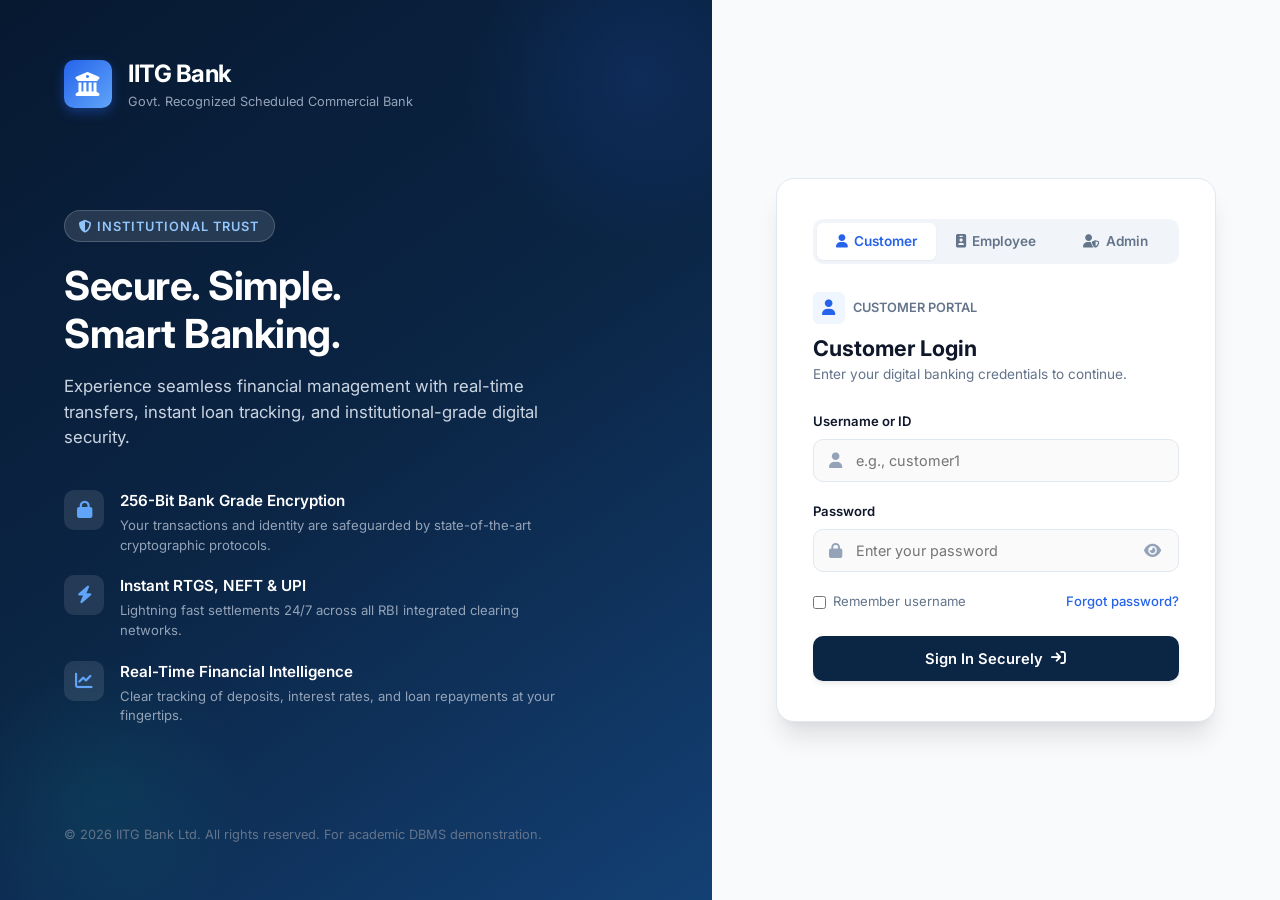
<file: frontend/employee/dashboard.html>
<!DOCTYPE html>
<html lang="en">
<head>
  <meta charset="UTF-8">
  <meta name="viewport" content="width=device-width, initial-scale=1.0">
  <title>Branch Employee Portal - IITG Bank</title>
  <meta name="description" content="Branch operations, customers, accounts, transactions and loans.">

  <link rel="preconnect" href="https://fonts.googleapis.com">
  <link rel="preconnect" href="https://fonts.gstatic.com" crossorigin>
  <link href="https://fonts.googleapis.com/css2?family=Inter:wght@300;400;500;600;700&display=swap" rel="stylesheet">
  <link rel="stylesheet" href="https://cdnjs.cloudflare.com/ajax/libs/font-awesome/6.5.1/css/all.min.css">
  <link rel="stylesheet" href="../css/style.css">

  <style>
    [hidden] { display: none !important; }

    .interactive-modal {
      position: fixed;
      inset: 0;
      z-index: 9999;
      display: flex;
      align-items: center;
      justify-content: center;
      padding: 18px;
      background: rgba(11, 37, 69, .58);
      overflow-y: auto;
    }

    .interactive-modal-panel {
      width: min(760px, 100%);
      max-height: 90vh;
      overflow-y: auto;
      background: #fff;
      color: #0b2545;
      border-radius: 14px;
      padding: 24px;
      box-shadow: 0 20px 60px rgba(0,0,0,.2);
    }

    .interactive-modal-header {
      display: flex;
      justify-content: space-between;
      align-items: center;
      gap: 12px;
      margin-bottom: 20px;
    }

    .interactive-modal-header h2 { margin: 0; font-size: 1.25rem; }

    .modal-close {
      border: 0;
      border-radius: 8px;
      padding: 8px 12px;
      cursor: pointer;
      background: #f1f5f9;
      color: #0b2545;
    }

    .modal-form-grid {
      display: grid;
      grid-template-columns: repeat(2, minmax(0, 1fr));
      gap: 15px;
    }

    .modal-field {
      display: flex;
      flex-direction: column;
      gap: 6px;
    }

    .modal-field.full-width { grid-column: 1 / -1; }

    .modal-field label { font-size: .85rem; font-weight: 600; }

    .modal-field input,
    .modal-field select,
    .modal-field textarea {
      width: 100%;
      padding: 11px 12px;
      border: 1px solid #cbd5e1;
      border-radius: 8px;
      font: inherit;
      color: #0b2545;
      background: #fff;
    }

    .modal-actions {
      display: flex;
      justify-content: flex-end;
      flex-wrap: wrap;
      gap: 10px;
      margin-top: 20px;
    }

    .modal-primary, .modal-secondary {
      border: 0;
      border-radius: 8px;
      padding: 11px 16px;
      cursor: pointer;
      font: inherit;
      font-weight: 600;
    }

    .modal-primary { background: #0d9488; color: white; }
    .modal-secondary { background: #e2e8f0; color: #0b2545; }

    .modal-primary:disabled { opacity: .6; cursor: wait; }

    .modal-note {
      padding: 12px;
      border-radius: 8px;
      background: #f1f5f9;
      color: #475569;
      font-size: .88rem;
      margin-bottom: 15px;
    }

    .modal-error {
      padding: 11px;
      margin-top: 12px;
      border-radius: 8px;
      background: #fef2f2;
      color: #b91c1c;
      font-size: .9rem;
    }

    .directory-toolbar {
      display: flex;
      gap: 10px;
      margin-bottom: 15px;
    }

    .directory-toolbar input {
      flex: 1;
      min-width: 0;
      padding: 10px 12px;
      border: 1px solid #cbd5e1;
      border-radius: 8px;
    }

    .directory-table-wrap { overflow-x: auto; }

    .directory-table {
      width: 100%;
      border-collapse: collapse;
      font-size: .9rem;
    }

    .directory-table th, .directory-table td {
      text-align: left;
      padding: 12px 10px;
      border-bottom: 1px solid #e2e8f0;
      white-space: nowrap;
    }

    .directory-table th {
      background: #f8fafc;
      color: #64748b;
    }

    .profile-grid {
      display: grid;
      grid-template-columns: repeat(2, minmax(0, 1fr));
      gap: 12px;
    }

    .profile-item {
      border: 1px solid #e2e8f0;
      border-radius: 9px;
      padding: 13px;
      overflow-wrap: anywhere;
    }

    .profile-item small {
      display: block;
      color: #64748b;
      margin-bottom: 5px;
    }

    .profile-item strong { overflow-wrap: anywhere; }

    .clickable-card { cursor: pointer; }
    .clickable-card:focus-visible { outline: 3px solid #0d9488; }

    .inline-message {
      padding: 14px;
      color: #64748b;
      text-align: center;
    }

    
    .profile-section {
      margin: 20px 0;
    }

    .profile-section h3 {
      margin: 0 0 14px;
      color: #0b2545;
      font-size: 1.05rem;
    }

    .profile-account {
      margin-top: 14px;
      padding: 18px;
      border: 1px solid #e2e8f0;
      border-radius: 10px;
      background: #fff;
    }

    .profile-account h4 {
      margin: 0 0 14px;
      color: #0b2545;
      font-size: .95rem;
    }

    .profile-item strong {
      display: block;
      overflow-wrap: anywhere;
    }


    @media (max-width: 600px) {
      .modal-form-grid, .profile-grid { grid-template-columns: 1fr; }
      .directory-toolbar { flex-direction: column; }
      .interactive-modal-panel { padding: 17px; }
    }
  </style>
</head>

<body>
<div class="app-layout">

  <aside class="sidebar" id="sidebar">
    <div class="sidebar-header">
      <div class="sidebar-brand">
        <div class="sidebar-logo" style="background:linear-gradient(135deg,#0D9488,#2DD4BF)">
          <i class="fa-solid fa-building-columns"></i>
        </div>
        <div>
          <div class="sidebar-brand-name">IITG Staff</div>
          <div style="font-size:.7rem;color:#94A3B8">Branch Operations</div>
        </div>
      </div>
      <button type="button" class="sidebar-close-btn" id="sidebar-close-btn" aria-label="Close sidebar">
        <i class="fa-solid fa-xmark"></i>
      </button>
    </div>

    <nav class="sidebar-nav">
      <div class="nav-section-title">Branch Workspace</div>
      <a href="#dashboard-home" class="nav-link active" data-section="dashboard-home" style="background:#0D9488">
        <i class="fa-solid fa-gauge-high"></i><span>Dashboard</span>
      </a>
      <a href="#customers-section" class="nav-link" data-action="customers">
        <i class="fa-solid fa-users"></i><span>Customers</span>
      </a>
      <a href="#" class="nav-link" data-action="add-customer">
        <i class="fa-solid fa-user-plus"></i><span>Add Customer</span>
      </a>
      <a href="#" class="nav-link" data-action="open-account">
        <i class="fa-solid fa-folder-plus"></i><span>Open Account</span>
      </a>
      <a href="#" class="nav-link" data-action="deposit">
        <i class="fa-solid fa-cash-register"></i><span>Deposit / Withdraw</span>
      </a>
      <a href="#transactions-section" class="nav-link" data-section="transactions-section">
        <i class="fa-solid fa-list-check"></i><span>Transactions</span>
      </a>
      <a href="#loans-section" class="nav-link" data-section="loans-section">
        <i class="fa-solid fa-hand-holding-dollar"></i><span>Loan Applications</span>
      </a>

      <div class="nav-section-title">Audit &amp; Compliance</div>
      <a href="#" class="nav-link" data-action="reports">
        <i class="fa-solid fa-file-shield"></i><span>Reports</span>
      </a>
    </nav>

    <div class="sidebar-footer">
      <a href="#" class="nav-link logout-link" id="sidebar-logout-btn">
        <i class="fa-solid fa-arrow-right-from-bracket"></i><span>Sign Out</span>
      </a>
    </div>
  </aside>

  <div class="main-wrapper">
    <header class="topbar">
      <div class="topbar-left">
        <button type="button" class="mobile-menu-btn" id="sidebar-toggle-btn" aria-label="Open menu">
          <i class="fa-solid fa-bars"></i>
        </button>
        <div class="topbar-greeting-box">
          <h2 class="topbar-greeting" id="user-greeting">Welcome, Officer</h2>
          <span class="topbar-last-login" id="branch-info-badge">
            <i class="fa-solid fa-location-dot" style="color:#0D9488"></i>
            Branch Operations
          </span>
        </div>
      </div>

      <div class="topbar-right">
        <button type="button" class="notification-bell-btn" id="alerts-btn" aria-label="View branch alerts">
          <i class="fa-solid fa-bell"></i>
          <span class="notification-badge" style="background:#0D9488"></span>
        </button>
        <span class="role-badge role-employee" id="user-role-badge">Employee</span>
        <div class="user-profile-widget">
          <div class="user-avatar" id="user-avatar" style="background:linear-gradient(135deg,#0D9488,#115E59)">E</div>
          <button type="button" class="topbar-logout-btn" id="logout-btn">
            <i class="fa-solid fa-power-off"></i><span>Logout</span>
          </button>
        </div>
      </div>
    </header>

    <main class="dashboard-content" id="dashboard-home">
      <div id="loading-container" class="page-loader">
        <div class="page-spinner" style="border-top-color:#0D9488"></div>
        <p>Loading branch operational data and pending tasks...</p>
      </div>

      <div id="content-container" style="display:none">

        <section style="margin-bottom:1.5rem">
          <form class="search-form-row" id="customer-search-form">
            <div class="search-input-box">
              <i class="fa-solid fa-magnifying-glass"></i>
              <input id="customer-search-input" type="text" class="search-input"
                     placeholder="Search customer by CIF, name or phone number..."
                     aria-label="Customer search">
            </div>
            <button type="submit" class="btn-search" style="background:#0B2545">
              <i class="fa-solid fa-magnifying-glass"></i> Search
            </button>
          </form>
        </section>

        <section class="metrics-grid" aria-label="Branch metrics">
          <div class="metric-card clickable-card" role="button" tabindex="0" data-action="customers">
            <div class="metric-icon-box metric-icon-teal"><i class="fa-solid fa-users"></i></div>
            <div class="metric-info">
              <span class="metric-label">Branch Customers</span>
              <span class="metric-value" id="stat-total-customers">0</span>
              <span class="metric-sub">Registered customers</span>
            </div>
          </div>
          <div class="metric-card clickable-card" role="button" tabindex="0" data-section="customers-section">
            <div class="metric-icon-box metric-icon-blue"><i class="fa-solid fa-book-bookmark"></i></div>
            <div class="metric-info">
              <span class="metric-label">Total Accounts</span>
              <span class="metric-value" id="stat-total-accounts">0</span>
              <span class="metric-sub">Savings, Current &amp; Salary</span>
            </div>
          </div>
          <div class="metric-card clickable-card" role="button" tabindex="0" data-section="transactions-section">
            <div class="metric-icon-box metric-icon-emerald"><i class="fa-solid fa-arrow-right-arrow-left"></i></div>
            <div class="metric-info">
              <span class="metric-label">Today's Transactions</span>
              <span class="metric-value" id="stat-today-txns">0</span>
              <span class="metric-sub">Counter and digital</span>
            </div>
          </div>
          <div class="metric-card clickable-card" role="button" tabindex="0" data-section="loans-section">
            <div class="metric-icon-box metric-icon-amber"><i class="fa-solid fa-clock"></i></div>
            <div class="metric-info">
              <span class="metric-label">Pending Loans</span>
              <span class="metric-value" id="stat-pending-loans">0</span>
              <span class="metric-sub">Awaiting branch review</span>
            </div>
          </div>
        </section>

        <section style="margin-bottom:2rem">
          <div class="section-header">
            <h3 class="section-title"><i class="fa-solid fa-bolt" style="color:#0D9488"></i> Branch Desk Quick Actions</h3>
            <button type="button" class="btn-table-action" data-action="desk-tools">
              All Desk Tools <i class="fa-solid fa-arrow-right"></i>
            </button>
          </div>

          <div class="quick-actions-grid">
            <button type="button" class="action-card-btn" data-action="add-customer">
              <div class="action-icon-circle" style="color:#0D9488;background:#F0FDFA"><i class="fa-solid fa-user-plus"></i></div>
              <span class="action-label">Add Customer</span>
            </button>
            <button type="button" class="action-card-btn" data-action="open-account">
              <div class="action-icon-circle" style="color:#0D9488;background:#F0FDFA"><i class="fa-solid fa-folder-plus"></i></div>
              <span class="action-label">Open Account</span>
            </button>
            <button type="button" class="action-card-btn" data-action="deposit">
              <div class="action-icon-circle" style="color:#059669;background:#ECFDF5"><i class="fa-solid fa-money-bill-wave"></i></div>
              <span class="action-label">Cash Deposit</span>
            </button>
            <button type="button" class="action-card-btn" data-action="withdraw">
              <div class="action-icon-circle" style="color:#DC2626;background:#FEF2F2"><i class="fa-solid fa-arrow-up-from-bracket"></i></div>
              <span class="action-label">Cash Withdrawal</span>
            </button>
            <button type="button" class="action-card-btn" data-action="new-loan">
              <div class="action-icon-circle" style="color:#7C3AED;background:#F5F3FF"><i class="fa-solid fa-file-circle-plus"></i></div>
              <span class="action-label">New Loan</span>
            </button>
          </div>
        </section>

        <section class="card" id="loans-section">
          <div class="card-header-row">
            <div>
              <h3 class="section-title" style="font-size:1.05rem">
                <i class="fa-solid fa-hourglass-half" style="color:#D97706"></i>
                Pending Loan Applications
              </h3>
              <p style="font-size:.78rem;color:var(--text-muted);margin-top:2px">
                Applications requiring officer review
              </p>
            </div>
            <span class="badge badge-warning" id="pending-loan-badge">0 Applications Pending</span>
          </div>
          <div class="table-container">
            <table class="data-table">
              <thead><tr>
                <th>Loan ID</th><th>Customer Name</th><th>Loan Type</th>
                <th>Principal (₹)</th><th>Interest Rate</th><th>Date Applied</th>
                <th>Status</th><th style="text-align:right">Action</th>
              </tr></thead>
              <tbody id="pending-loans-tbody">
                <tr><td colspan="8" class="inline-message">Loading loans...</td></tr>
              </tbody>
            </table>
          </div>
        </section>

        <section class="card" id="transactions-section">
          <div class="card-header-row">
            <div>
              <h3 class="section-title" style="font-size:1.05rem">
                <i class="fa-solid fa-clock-rotate-left" style="color:#0D9488"></i>
                Recent Branch Transactions
              </h3>
              <p style="font-size:.78rem;color:var(--text-muted);margin-top:2px">
                Latest transaction records
              </p>
            </div>
            <button type="button" class="btn-table-action" data-action="export-ledger">
              <i class="fa-solid fa-download"></i> Export Ledger
            </button>
          </div>
          <div class="table-container">
            <table class="data-table">
              <thead><tr>
                <th>Txn ID</th><th>Date &amp; Time</th><th>Account No</th>
                <th>Customer Name</th><th>Type</th><th>Channel</th>
                <th>Amount (₹)</th><th>Status</th>
              </tr></thead>
              <tbody id="branch-txns-tbody">
                <tr><td colspan="8" class="inline-message">Loading transactions...</td></tr>
              </tbody>
            </table>
          </div>
        </section>

        <section class="card" id="customers-section">
          <div class="card-header-row">
            <div>
              <h3 class="section-title" style="font-size:1.05rem">
                <i class="fa-solid fa-user-check" style="color:#0D9488"></i>
                Recently Added Customers
              </h3>
              <p style="font-size:.78rem;color:var(--text-muted);margin-top:2px">
                Latest customer records returned by the dashboard API
              </p>
            </div>
            <button type="button" class="btn-table-action" data-action="view-all-customers">
              View All Customers
            </button>
          </div>
          <div class="table-container">
            <table class="data-table">
              <thead><tr>
                <th>CIF</th><th>Full Name</th><th>Contact Phone</th><th>PAN Card</th>
                <th>Active Accounts</th><th>Status</th><th style="text-align:right">Action</th>
              </tr></thead>
              <tbody id="recent-customers-tbody">
                <tr><td colspan="7" class="inline-message">Loading customers...</td></tr>
              </tbody>
            </table>
          </div>
        </section>

      </div>
    </main>
  </div>
</div>

<!-- Shared modal for profiles, forms, reports and customer directory -->
<div class="interactive-modal" id="interactive-modal" hidden>
  <div class="interactive-modal-panel" role="dialog" aria-modal="true" aria-labelledby="modal-title">
    <div class="interactive-modal-header">
      <h2 id="modal-title">Branch Desk</h2>
      <button type="button" class="modal-close" id="modal-close" aria-label="Close dialog">
        <i class="fa-solid fa-xmark"></i>
      </button>
    </div>
    <div id="modal-content"></div>
  </div>
</div>

<script src="../js/mockData.js"></script>
<script src="../js/api.js"></script>
<script src="../js/auth.js"></script>
<script src="../js/ui.js"></script>

<script>
(() => {
  "use strict";

  const $ = (selector, root = document) => root.querySelector(selector);
  const $$ = (selector, root = document) => [...root.querySelectorAll(selector)];

  const currentUser = window.auth?.requireAuth?.("employee");

  let dashboardData = {};
  let allCustomers = [];
  let lastFocusedElement = null;

  const modal = $("#interactive-modal");
  const modalTitle = $("#modal-title");
  const modalContent = $("#modal-content");

  function escapeHtml(value) {
    return String(value ?? "").replace(/[&<>"']/g, char => ({
      "&": "&amp;", "<": "&lt;", ">": "&gt;",
      '"': "&quot;", "'": "&#039;"
    })[char]);
  }

  function toast(message, type = "info") {
    if (window.ui?.showToast) {
      window.ui.showToast(message, type);
    } else {
      alert(message);
    }
  }

  function currency(value) {
    if (window.ui?.formatCurrency) return window.ui.formatCurrency(value);
    return new Intl.NumberFormat("en-IN", {
      style: "currency", currency: "INR", maximumFractionDigits: 2
    }).format(Number(value) || 0);
  }

  function dateFormat(value) {
    if (!value) return "N/A";
    if (window.ui?.formatDate) return window.ui.formatDate(value);
    const date = new Date(value);
    return Number.isNaN(date.getTime()) ? escapeHtml(value) : date.toLocaleDateString("en-IN");
  }

  function showModal(title, html) {
    lastFocusedElement = document.activeElement;
    modalTitle.textContent = title;
    modalContent.innerHTML = html;
    modal.hidden = false;
    $("#modal-close").focus();
  }

  function closeModal() {
    modal.hidden = true;
    modalContent.innerHTML = "";
    if (lastFocusedElement?.focus) lastFocusedElement.focus();
  }

  function openSection(id) {
    const section = document.getElementById(id);
    if (!section) {
      toast("This section is not available on the page.", "error");
      return;
    }
    section.scrollIntoView({ behavior: "smooth", block: "start" });
    $("#sidebar")?.classList.remove("open");
    $$(".sidebar-nav .nav-link").forEach(link => {
      link.classList.toggle("active", link.dataset.section === id);
    });
  }

  async function callApi(methodNames, ...args) {
    if (!window.api) {
      throw new Error("The frontend API module is not loaded.");
    }

    for (const name of methodNames) {
      if (typeof window.api[name] === "function") {
        const result = await window.api[name](...args);
        if (result?.success === false) {
          throw new Error(result.message || `${name} failed.`);
        }
        return result?.data ?? result;
      }
    }

    throw new Error(
      `API method not found: ${methodNames.join(" or ")}. ` +
      "Add the corresponding method to frontend/js/api.js and implement its backend endpoint."
    );
  }

  function normalizeCustomer(c) {
    const name = c.Name ??
      [c.First_Name ?? c.first_name, c.Last_Name ?? c.last_name]
        .filter(Boolean).join(" ") ??
      c.name ?? "";

    return {
      raw: c,
      CIF: c.CIF ?? c.cif ?? c.Customer_ID ?? "",
      Name: name || c.Full_Name || c.full_name || "Unnamed Customer",
      Contact: c.Contact ?? c.Phone ?? c.Contact_Number ??
        c.phone ?? c.contact_number ?? "N/A",
      PAN: c.PAN ?? c.PAN_Card ?? c.pan ?? c.pan_card ?? "N/A",
      Status: c.Status ?? c.status ?? "Unknown",
      Account_Count: c.Account_Count ?? c.Active_Accounts ??
        c.account_count ?? c.active_accounts ?? 0,
      Email: c.Email ?? c.email ?? "N/A",
      Address: c.Address ?? c.address ?? "N/A",
      DOB: c.DOB ?? c.Date_of_Birth ?? c.date_of_birth ?? "N/A"
    };
  }

  function getCustomers() {
    const candidates = [
      dashboardData.recentlyAddedCustomers,
      dashboardData.customers,
      dashboardData.customerList
    ];
    for (const value of candidates) {
      if (Array.isArray(value)) return value.map(normalizeCustomer);
    }
    return [];
  }

  function statusBadge(status) {
    if (window.ui?.getStatusBadge) return window.ui.getStatusBadge(status);
    return `<span class="badge badge-neutral">${escapeHtml(status || "Unknown")}</span>`;
  }

  function renderCustomers(customers = allCustomers) {
    const tbody = $("#recent-customers-tbody");
    if (!tbody) return;

    if (!customers.length) {
      tbody.innerHTML = `<tr><td colspan="7" class="inline-message">
        No customer records were returned by the API.
      </td></tr>`;
      return;
    }

    tbody.innerHTML = customers.slice(0, 10).map(c => `
      <tr>
        <td><code>${escapeHtml(c.CIF)}</code></td>
        <td style="font-weight:600">${escapeHtml(c.Name)}</td>
        <td>${escapeHtml(c.Contact)}</td>
        <td><code>${escapeHtml(c.PAN)}</code></td>
        <td><span class="badge badge-neutral">${escapeHtml(c.Account_Count)} Account(s)</span></td>
        <td>${statusBadge(c.Status)}</td>
        <td style="text-align:right">
          <button type="button" class="btn-table-action"
            data-view-profile="${escapeHtml(c.CIF)}">
            <i class="fa-solid fa-eye"></i> View Profile
          </button>
        </td>
      </tr>
    `).join("");
  }

  function renderCustomerDirectory(customers = allCustomers, query = "") {
    const filtered = customers.filter(c => {
      const haystack = [
        c.CIF, c.Name, c.Contact, c.PAN, c.Email, c.Status
      ].join(" ").toLowerCase();
      return haystack.includes(query.trim().toLowerCase());
    });

    const target = $("#directory-results", modalContent);
    if (!target) return;

    target.innerHTML = filtered.length ? filtered.map(c => `
      <tr>
        <td>${escapeHtml(c.CIF)}</td>
        <td>${escapeHtml(c.Name)}</td>
        <td>${escapeHtml(c.Contact)}</td>
        <td>${escapeHtml(c.Status)}</td>
        <td>
          <button type="button" class="btn-table-action"
            data-directory-profile="${escapeHtml(c.CIF)}">View Profile</button>
        </td>
      </tr>
    `).join("") : `<tr><td colspan="5" class="inline-message">No matching customers found.</td></tr>`;
  }

  async function openCustomerDirectory() {
    showModal("Customer Directory", `
      <div class="modal-note" id="directory-note">
        Loading the complete customer list from the API...
      </div>
      <div class="directory-toolbar">
        <input type="search" id="directory-search" placeholder="Search by CIF, name, phone or status">
        <button type="button" class="modal-secondary" id="directory-clear">Clear</button>
      </div>
      <div class="directory-table-wrap">
        <table class="directory-table">
          <thead><tr>
            <th>CIF</th><th>Name</th><th>Phone</th><th>Status</th><th>Action</th>
          </tr></thead>
          <tbody id="directory-results">
            <tr><td colspan="5" class="inline-message">Loading customers...</td></tr>
          </tbody>
        </table>
      </div>
      <div class="modal-actions">
        <button type="button" class="modal-secondary" data-close-modal>Close</button>
      </div>
    `);

    $("#directory-search").addEventListener("input", event => {
      renderCustomerDirectory(allCustomers, event.target.value);
    });

    $("#directory-clear").addEventListener("click", () => {
      $("#directory-search").value = "";
      renderCustomerDirectory(allCustomers);
    });

    try {
      // api.js must expose one of these methods and it must call an
      // authenticated backend endpoint that returns the complete list.
      const result = await callApi([
        "getAllCustomers",
        "getCustomerDirectory",
        "getCustomers"
      ]);

      const list = Array.isArray(result)
        ? result
        : Array.isArray(result?.customers)
          ? result.customers
          : Array.isArray(result?.data)
            ? result.data
            : null;

      if (!list) {
        throw new Error(
          "The customer-list endpoint did not return an array. " +
          "Check the response format in frontend/js/api.js."
        );
      }

      allCustomers = list.map(normalizeCustomer);
      renderCustomerDirectory(allCustomers, $("#directory-search").value);

      $("#directory-note").textContent =
        `Loaded ${allCustomers.length} customer record(s) from the customer-list API.`;
    } catch (error) {
      console.error("Could not load complete customer directory:", error);

      // Fall back to customers already loaded in dashboard data, but make
      // it clear that this may not be the full database.
      renderCustomerDirectory(allCustomers, $("#directory-search").value);

      $("#directory-note").textContent =
        `Could not fetch the complete customer list: ${error.message} ` +
        `Showing ${allCustomers.length} customer record(s) already available in dashboard data. ` +
        `Add an authenticated getAllCustomers/getCustomerDirectory method in frontend/js/api.js ` +
        `and a matching backend endpoint to retrieve every authorized customer.`;
    }
  }


async function openCustomerProfile(cif) {
  showModal(
    "Customer Profile",
    '<div class="inline-message">Loading complete customer profile...</div>'
  );

  try {
    const data = await callApi(
      ["getCustomerProfileByCif"],
      cif
    );

    const customer = data?.customer;
    const accounts = Array.isArray(data?.accounts)
      ? data.accounts
      : [];

    if (!customer) {
      throw new Error("Customer details were not returned by the backend.");
    }

    const fullName = [
      customer.first_name,
      customer.last_name
    ].filter(Boolean).join(" ");

    const field = (label, value) => `
      <div class="profile-item">
        <small>${escapeHtml(label)}</small>
        <strong>${escapeHtml(
          value === null || value === undefined || value === ""
            ? "N/A"
            : value
        )}</strong>
      </div>
    `;

    const accountCards = accounts.length
      ? accounts.map(account => `
          <section class="profile-account">
            <h4>Account ${escapeHtml(account.account_no)}</h4>
            <div class="profile-grid">
              ${field("Account Number", account.account_no)}
              ${field(
                "Account Type",
                account.account_type_name || account.account_type_id
              )}
              ${field("Branch IFSC", account.ifsc)}
              ${field("Nominee", account.nominee)}
              ${field(
                "Opening Date",
                account.opening_date
                  ? dateFormat(account.opening_date)
                  : "N/A"
              )}
              ${field("Account Status", account.status)}
              ${field(
                "Current Balance",
                currency(account.current_balance)
              )}
            </div>
          </section>
        `).join("")
      : '<div class="inline-message">No accessible accounts found for this customer.</div>';

    showModal(
      `Customer Profile — ${fullName || customer.cif}`,
      `
        <section class="profile-section">
          <h3>Personal Information</h3>

          <div class="profile-grid">
            ${field("Customer CIF", customer.cif)}
            ${field("First Name", customer.first_name)}
            ${field("Last Name", customer.last_name)}
            ${field(
              "Date of Birth",
              customer.dob ? dateFormat(customer.dob) : "N/A"
            )}
            ${field("Gender", customer.gender)}
            ${field("Contact Number", customer.contact)}
            ${field("PAN", customer.pan)}
            ${field(
              "Aadhaar Number",
              customer.aadhar_no
                ? "XXXX XXXX " + String(customer.aadhar_no).slice(-4)
                : "N/A"
            )}
            ${field("Address", customer.address)}
            ${field("Customer Status", customer.status)}
          </div>
        </section>

        <section class="profile-section">
          <h3>Bank Accounts (${accounts.length})</h3>
          ${accountCards}
        </section>

        <div class="modal-actions">
          <button type="button" class="modal-secondary" data-close-modal>
            Close
          </button>
        </div>
      `
    );

  } catch (error) {
    console.error("Customer profile loading failed:", error);

    showModal(
      "Customer Profile",
      `
        <div class="modal-error">
          ${escapeHtml(
            error.message || "Unable to load the customer profile."
          )}
        </div>
        <div class="modal-actions">
          <button type="button" class="modal-secondary" data-close-modal>
            Close
          </button>
        </div>
      `
    );
  }
}


function showForm(title, fields, methodNames, transform = values => values) {
  const formHtml = fields.map(field => {
    const required = field.required === false ? "" : "required";
    const full = field.full ? "full-width" : "";
    const name = escapeHtml(field.name);
    let control;

    if (field.type === "select") {
      control = `
        <select name="${name}" ${required}>
          <option value="">Select ${escapeHtml(field.label)}</option>
          ${(field.options || []).map(option => `
            <option value="${escapeHtml(option.value)}">
              ${escapeHtml(option.label)}
            </option>
          `).join("")}
        </select>`;
    } else if (field.type === "textarea") {
      control = `
        <textarea name="${name}" rows="3" ${required}
          placeholder="${escapeHtml(field.placeholder || "")}">${escapeHtml(field.value || "")}</textarea>`;
    } else {
      control = `
        <input
          name="${name}"
          type="${escapeHtml(field.type || "text")}"
          value="${escapeHtml(field.value ?? "")}"
          ${field.min !== undefined ? `min="${escapeHtml(field.min)}"` : ""}
          ${field.max !== undefined ? `max="${escapeHtml(field.max)}"` : ""}
          ${field.step ? `step="${escapeHtml(field.step)}"` : ""}
          ${field.readonly ? "readonly" : ""}
          ${field.readonly ? 'aria-readonly="true"' : ""}
          placeholder="${escapeHtml(field.placeholder || "")}"
          ${required}
        >`;
    }

    return `
      <div class="modal-field ${full}">
        <label for="field-${name}">${escapeHtml(field.label)}</label>
        ${control.replace(
          `name="${name}"`,
          `name="${name}" id="field-${name}"`
        )}
      </div>`;
  }).join("");

  showModal(title, `
    <div class="modal-note">
      Available options are loaded from the database. The backend validates
      your permissions and the submitted details.
    </div>

    <form id="action-form">
      <div class="modal-form-grid">${formHtml}</div>

      <div id="form-error" class="modal-error" hidden></div>

      <div class="modal-actions">
        <button type="button" class="modal-secondary" data-close-modal>
          Cancel
        </button>
        <button type="submit" class="modal-primary">Submit</button>
      </div>
    </form>
  `);

  $("#action-form").addEventListener("submit", async event => {
    event.preventDefault();

    const form = event.currentTarget;
    const button = $('button[type="submit"]', form);
    const errorBox = $("#form-error", form);
    const values = Object.fromEntries(new FormData(form).entries());

    button.disabled = true;
    button.textContent = "Submitting...";
    errorBox.hidden = true;

    try {
      const payload = transform(values);
      await callApi(methodNames, payload);

      closeModal();
      toast(`${title} submitted successfully.`, "success");
      await loadDashboard();
    } catch (error) {
      errorBox.textContent = error.message || "Request failed.";
      errorBox.hidden = false;
      button.disabled = false;
      button.textContent = "Submit";
    }
  });
}


  
function addCustomerForm() {
  showForm(
    "Add Customer",
    [
      { name: "first_name", label: "First Name" },
      { name: "last_name", label: "Last Name" },
      { name: "date_of_birth", label: "Date of Birth", type: "date" },
      {
        name: "gender",
        label: "Gender",
        type: "select",
        options: [
          { value: "Male", label: "Male" },
          { value: "Female", label: "Female" },
          { value: "Other", label: "Other" }
        ]
      },
      { name: "phone", label: "Contact Number", type: "tel" },
      { name: "pan", label: "PAN Card" },
      {
        name: "aadhar_no",
        label: "Aadhaar Number",
        placeholder: "12-digit Aadhaar number"
      },
      {
        name: "address",
        label: "Address",
        type: "textarea",
        full: true,
        required: false
      }
    ],
    ["createCustomer"],
    values => ({
      ...values,
      dob: values.date_of_birth,
      contact: values.phone,
      pan: values.pan.trim().toUpperCase()
    })
  );
}




async function openAccountForm() {
  try {
    const accountTypes = await callApi(["getAccountTypes"]);

    if (!Array.isArray(accountTypes) || accountTypes.length === 0) {
      throw new Error(
        "No account types are available. Check the ACCOUNT_TYPE table."
      );
    }

    const branchIFSC =
      dashboardData.branch?.IFSC ||
      dashboardData.employee?.IFSC ||
      currentUser?.IFSC ||
      currentUser?.ifsc ||
      "";

    if (!branchIFSC) {
      throw new Error(
        "Your assigned branch IFSC could not be loaded. Refresh the dashboard and sign in again."
      );
    }

    showForm(
      "Open Account",
      [
        {
          name: "cif",
          label: "Customer CIF",
          placeholder: "Enter the existing customer's CIF"
        },
        {
          name: "account_type_id",
          label: "Account Type",
          type: "select",
          options: accountTypes.map(type => ({
            value: type.account_type_id ?? type.Account_Type_ID,
            label: [
              type.type_name ?? type.Type_Name ??
                type.account_type_id ?? type.Account_Type_ID,
              `Minimum balance: ${currency(
                type.minimum_balance ?? type.Minimum_Balance ?? 0
              )}`,
              `Interest: ${type.interest_rate ?? type.Interest_Rate ?? 0}%`
            ].join(" — ")
          }))
        },
        {
          name: "ifsc",
          label: "Assigned Branch IFSC",
          value: branchIFSC,
          readonly: true
        },
        {
          name: "nominee",
          label: "Nominee Name",
          required: false
        },
        {
          name: "initial_balance",
          label: "Initial Deposit (₹)",
          type: "number",
          min: "0.01",
          step: "0.01"
        }
      ],
      ["openAccount"],
      values => ({
        cif: values.cif.trim(),
        account_type_id: values.account_type_id,
        ifsc: branchIFSC,
        nominee: values.nominee.trim() || null,
        initial_balance: Number(values.initial_balance)
      })
    );
  } catch (error) {
    console.error("Could not prepare account form:", error);
    toast(error.message || "Could not load account types.", "error");
  }
}




function transactionForm(kind) {
  const isDeposit = kind === "Deposit";

  showForm(
    isDeposit ? "Cash Deposit" : "Cash Withdrawal",
    [
      { name: "account_no", label: "Account Number" },
      {
        name: "amount",
        label: "Amount (₹)",
        type: "number",
        min: "0.01",
        step: "0.01"
      }
    ],
    isDeposit ? ["staffDeposit"] : ["staffWithdrawal"],
    values => ({
      account_no: values.account_no.trim(),
      amount: Number(values.amount)
    })
  );
}


async function newLoanForm() {
  try {
    const loanTypes = await callApi(["getLoanTypes"]);

    if (!Array.isArray(loanTypes) || loanTypes.length === 0) {
      throw new Error(
        "No loan types are available. Check the LOAN_TYPE table."
      );
    }

    showForm(
      "New Loan Application",
      [
        {
          name: "cif",
          label: "Customer CIF",
          placeholder: "Enter the customer's CIF"
        },
        {
          name: "account_no",
          label: "Linked Account Number",
          placeholder: "Enter an account belonging to this customer"
        },
        {
          name: "loan_type_id",
          label: "Loan Type",
          type: "select",
          options: loanTypes.map(type => ({
            value: type.loan_type_id ?? type.Loan_Type_ID,
            label: [
              type.loan_type_name ?? type.Loan_Type_Name ??
                type.loan_type_id ?? type.Loan_Type_ID,
              `Interest: ${type.interest_rate ?? type.Interest_Rate ?? 0}%`,
              `Maximum: ${currency(
                type.max_amount ?? type.Max_Amount ?? 0
              )}`
            ].join(" — ")
          }))
        },
        {
          name: "principal",
          label: "Principal Amount (₹)",
          type: "number",
          min: "0.01",
          step: "0.01"
        },
        {
          name: "tenure_months",
          label: "Tenure (months)",
          type: "number",
          min: "1",
          max: "480"
        }
      ],
      ["createStaffLoan"],
      values => ({
        cif: values.cif.trim(),
        account_no: values.account_no.trim(),
        loan_type_id: values.loan_type_id,
        principal: Number(values.principal),
        tenure_months: Number(values.tenure_months)
      })
    );
  } catch (error) {
    console.error("Could not prepare loan form:", error);
    toast(error.message || "Could not load loan types.", "error");
  }
}



  async function reviewLoan(loan, decision) {
    const accepted = confirm(
      `${decision} loan ${loan.Loan_ID} for ${loan.Customer_Name || "this customer"}?`
    );
    if (!accepted) return;

    try {
      const methods = decision === "Approve"
        ? ["approveLoan", "approveLoanApplication"]
        : ["rejectLoan", "rejectLoanApplication"];

      await callApi(methods, loan.Loan_ID);
      toast(`Loan ${loan.Loan_ID} ${decision.toLowerCase()}d.`, "success");
      await loadDashboard();
    } catch (error) {
      toast(error.message, "error");
    }
  }

  function renderLoans(loans = []) {
    const tbody = $("#pending-loans-tbody");
    if (!tbody) return;

    if (!loans.length) {
      tbody.innerHTML = `<tr><td colspan="8" class="inline-message">No pending loan applications returned by the API.</td></tr>`;
      return;
    }

    tbody.innerHTML = loans.map(loan => {
      const id = escapeHtml(loan.Loan_ID);
      return `<tr>
        <td><strong>${id}</strong></td>
        <td><div style="font-weight:600">${escapeHtml(loan.Customer_Name)}</div>
            <div style="font-size:.72rem;color:var(--text-muted)">CIF: ${escapeHtml(loan.CIF)}</div></td>
        <td><span class="badge badge-neutral">${escapeHtml(loan.Loan_Type_Name)}</span></td>
        <td style="font-weight:600">${currency(loan.Principal_Amount)}</td>
        <td>${escapeHtml(loan.Interest_Rate)}% p.a. (${escapeHtml(loan.Tenure_Months)} mos)</td>
        <td>${dateFormat(loan.Date_Applied)}</td>
        <td>${statusBadge(loan.Loan_Status || loan.Status || "Pending Review")}</td>
        <td style="text-align:right">
          <div style="display:inline-flex;gap:.35rem">
            <button type="button" class="btn-table-action btn-table-success"
              data-loan-approve="${id}"><i class="fa-solid fa-check"></i> Approve</button>
            <button type="button" class="btn-table-action btn-table-danger"
              data-loan-reject="${id}"><i class="fa-solid fa-xmark"></i> Reject</button>
          </div>
        </td>
      </tr>`;
    }).join("");
  }

  function renderTransactions(transactions = []) {
    const tbody = $("#branch-txns-tbody");
    if (!tbody) return;

    if (!transactions.length) {
      tbody.innerHTML = `<tr><td colspan="8" class="inline-message">No recent transactions returned by the API.</td></tr>`;
      return;
    }

    tbody.innerHTML = transactions.map(tx => {
      const type = String(tx.Transaction_Type || tx.Type || "");
      const credit = ["Deposit", "Transfer_In", "Credit"].includes(type);
      return `<tr>
        <td><code>${escapeHtml(tx.Transaction_ID)}</code></td>
        <td>${dateFormat(tx.Transaction_Date_Time || tx.Date)}</td>
        <td><code>${escapeHtml(window.ui?.maskAccountNumber
          ? window.ui.maskAccountNumber(tx.Account_No) : tx.Account_No)}</code></td>
        <td>${escapeHtml(tx.Customer_Name)}</td>
        <td>${escapeHtml(type)}</td>
        <td><span class="badge badge-neutral">${escapeHtml(tx.Channel)}</span></td>
        <td class="${credit ? "amount-credit" : "amount-debit"}">${credit ? "+ " : "- "}${currency(tx.Amount)}</td>
        <td>${statusBadge(tx.Status)}</td>
      </tr>`;
    }).join("");
  }

  function exportLedger() {
    const rows = [
      ["Transaction ID", "Date", "Account", "Customer", "Type", "Channel", "Amount", "Status"],
      ...(dashboardData.recentBranchTransactions || []).map(tx => [
        tx.Transaction_ID, tx.Transaction_Date_Time, tx.Account_No,
        tx.Customer_Name, tx.Transaction_Type, tx.Channel, tx.Amount, tx.Status
      ])
    ];

    if (rows.length === 1) {
      toast("No transaction data is available to export.", "info");
      return;
    }

    const csv = rows.map(row => row.map(value => {
      const safe = String(value ?? "").replace(/"/g, '""');
      return `"${safe}"`;
    }).join(",")).join("\r\n");

    const blob = new Blob(["\uFEFF" + csv], {type:"text/csv;charset=utf-8;"});
    const url = URL.createObjectURL(blob);
    const link = document.createElement("a");
    link.href = url;
    link.download = "branch-transactions.csv";
    link.click();
    URL.revokeObjectURL(url);
    toast("Transaction ledger exported.", "success");
  }

  function showReports() {
    const stats = dashboardData.stats || {};
    showModal("Branch Reports", `
      <div class="profile-grid">
        <div class="profile-item"><small>Customers</small><strong>${escapeHtml(stats.totalCustomers ?? 0)}</strong></div>
        <div class="profile-item"><small>Accounts</small><strong>${escapeHtml(stats.totalAccounts ?? 0)}</strong></div>
        <div class="profile-item"><small>Today's Transactions</small><strong>${escapeHtml(stats.todayTransactions ?? 0)}</strong></div>
        <div class="profile-item"><small>Pending Loans</small><strong>${escapeHtml(stats.pendingLoans ?? 0)}</strong></div>
      </div>
      <div class="modal-note" style="margin-top:15px">
        These are dashboard summary figures, not a complete audit report. Detailed reports require a backend reporting endpoint.
      </div>
      <div class="modal-actions"><button class="modal-secondary" data-close-modal>Close</button></div>
    `);
  }

  function showDeskTools() {
    showModal("Branch Desk Tools", `
      <div class="modal-form-grid">
        <button class="modal-secondary" data-action="add-customer">Add Customer</button>
        <button class="modal-secondary" data-action="open-account">Open Account</button>
        <button class="modal-secondary" data-action="deposit">Cash Deposit</button>
        <button class="modal-secondary" data-action="withdraw">Cash Withdrawal</button>
        <button class="modal-secondary" data-action="new-loan">New Loan</button>
        <button class="modal-secondary" data-action="view-all-customers">Customer Directory</button>
        <button class="modal-secondary" data-action="export-ledger">Export Ledger</button>
      </div>
    `);
  }

  async function performAction(action) {
    switch (action) {
      case "customers":
      case "view-all-customers":
        openCustomerDirectory();
        break;
      case "add-customer":
        addCustomerForm();
        break;
      case "open-account":
        openAccountForm();
        break;
      case "deposit":
        transactionForm("Deposit");
        break;
      case "withdraw":
        transactionForm("Withdrawal");
        break;
      case "new-loan":
        newLoanForm();
        break;
      case "export-ledger":
        exportLedger();
        break;
      case "reports":
        showReports();
        break;
      case "desk-tools":
        showDeskTools();
        break;
      case "alerts":
        showModal("Branch Alerts", `
          <div class="modal-note">The dashboard does not currently provide a dedicated alerts feed.</div>
          <div class="modal-actions"><button class="modal-secondary" data-close-modal>Close</button></div>
        `);
        break;
      default:
        toast("This action is not available.", "info");
    }
  }

  async function loadDashboard() {
    const loading = $("#loading-container");
    const content = $("#content-container");

    try {
      if (!currentUser) return;

      const response = await callApi(
        ["getEmployeeDashboardData"],
        currentUser.Employee_ID
      );

      dashboardData = response || {};
      if (response?.data && !response.stats) dashboardData = response.data;

      const stats = dashboardData.stats || {};
      $("#stat-total-customers").textContent = stats.totalCustomers ?? 0;
      $("#stat-total-accounts").textContent = stats.totalAccounts ?? 0;
      $("#stat-today-txns").textContent = stats.todayTransactions ?? 0;
      $("#stat-pending-loans").textContent = stats.pendingLoans ?? 0;

      const loans = dashboardData.pendingLoanApplications || [];
      $("#pending-loan-badge").textContent = `${loans.length} Application(s) Pending`;

      allCustomers = getCustomers();

      renderLoans(loans);
      renderTransactions(dashboardData.recentBranchTransactions || []);
      renderCustomers(allCustomers);

      loading.style.display = "none";
      content.style.display = "block";
    } catch (error) {
      console.error("Dashboard load failed:", error);
      loading.style.display = "none";
      content.style.display = "block";
      toast(error.message || "Could not load dashboard data.", "error");
    }
  }

  function logout() {
    if (window.auth?.logout) {
      window.auth.logout();
    } else {
      toast("Logout function is missing from frontend/js/auth.js.", "error");
    }
  }

  document.addEventListener("DOMContentLoaded", async () => {
    if (!currentUser) return;

    if (window.ui?.initTopBar) window.ui.initTopBar(currentUser);

    const branchBadge = $("#branch-info-badge");
    if (branchBadge && (currentUser.BranchName || currentUser.IFSC)) {
      branchBadge.textContent =
        `${currentUser.BranchName || "Branch"}${currentUser.IFSC ? " (" + currentUser.IFSC + ")" : ""}`;
    }

    $("#sidebar-logout-btn")?.addEventListener("click", event => {
      event.preventDefault();
      logout();
    });

    $("#logout-btn")?.addEventListener("click", logout);

    $("#sidebar-toggle-btn")?.addEventListener("click", () => {
      $("#sidebar")?.classList.toggle("open");
    });

    $("#sidebar-close-btn")?.addEventListener("click", () => {
      $("#sidebar")?.classList.remove("open");
    });

    $("#alerts-btn")?.addEventListener("click", () => performAction("alerts"));

    $("#customer-search-form")?.addEventListener("submit", event => {
      event.preventDefault();
      const query = $("#customer-search-input").value.trim();

      const matches = allCustomers.filter(c =>
        [c.CIF, c.Name, c.Contact, c.PAN]
          .join(" ").toLowerCase().includes(query.toLowerCase())
      );

      openCustomerDirectory();
      $("#directory-search").value = query;
      renderCustomerDirectory(allCustomers, query);

      if (query && !matches.length) {
        toast("No matching customer was found in the loaded records.", "info");
      }
    });

    document.addEventListener("click", async event => {
      const actionElement = event.target.closest("[data-action]");
      if (actionElement) {
        event.preventDefault();
        await performAction(actionElement.dataset.action);
        return;
      }

      const sectionElement = event.target.closest("[data-section]");
      if (sectionElement) {
        event.preventDefault();
        openSection(sectionElement.dataset.section);
        $("#sidebar")?.classList.remove("open");
        return;
      }

      const profileButton = event.target.closest("[data-view-profile]");
      if (profileButton) {
        openCustomerProfile(profileButton.dataset.viewProfile);
        return;
      }

      const directoryProfileButton = event.target.closest("[data-directory-profile]");
      if (directoryProfileButton) {
        openCustomerProfile(directoryProfileButton.dataset.directoryProfile);
        return;
      }

      const approveButton = event.target.closest("[data-loan-approve]");
      if (approveButton) {
        const loan = (dashboardData.pendingLoanApplications || [])
          .find(item => String(item.Loan_ID) === approveButton.dataset.loanApprove);
        if (loan) await reviewLoan(loan, "Approve");
        return;
      }

      const rejectButton = event.target.closest("[data-loan-reject]");
      if (rejectButton) {
        const loan = (dashboardData.pendingLoanApplications || [])
          .find(item => String(item.Loan_ID) === rejectButton.dataset.loanReject);
        if (loan) await reviewLoan(loan, "Reject");
        return;
      }

      if (event.target.closest("[data-close-modal]")) {
        closeModal();
      }
    });

    document.addEventListener("keydown", event => {
      if (event.key === "Escape" && !modal.hidden) closeModal();

      const focusedCard = event.target.closest(".clickable-card");
      if (focusedCard && (event.key === "Enter" || event.key === " ")) {
        event.preventDefault();
        if (focusedCard.dataset.action) performAction(focusedCard.dataset.action);
        if (focusedCard.dataset.section) openSection(focusedCard.dataset.section);
      }
    });

    $("#modal-close").addEventListener("click", closeModal);

    modal.addEventListener("click", event => {
      if (event.target === modal) closeModal();
    });

    await loadDashboard();
  });
})();
</script>

<script>
/*
 * IITG Bank Employee Dashboard — sortable tables
 * Adds ascending/descending sorting to every data column in
 * dashboard tables and the customer directory modal.
 */
(() => {
  "use strict";

  const SORT_BUTTON_CLASS = "employee-column-sort";
  const sortState = new WeakMap();

  function cellValue(row, index) {
    const cell = row.cells[index];
    return cell ? cell.textContent.trim() : "";
  }

  function compareCellValues(a, b, heading) {
    const emptyA = a === "";
    const emptyB = b === "";

    if (emptyA && emptyB) return 0;
    if (emptyA) return 1;
    if (emptyB) return -1;

    const headingText = (heading || "").toLowerCase();

    if (/date|time|dob|applied|created|updated/.test(headingText)) {
      const dateA = Date.parse(a);
      const dateB = Date.parse(b);

      if (Number.isFinite(dateA) && Number.isFinite(dateB)) {
        return dateA - dateB;
      }
    }

    const normalizedA = a.replace(/[₹,\s]/g, "").replace(/%$/, "");
    const normalizedB = b.replace(/[₹,\s]/g, "").replace(/%$/, "");

    if (
      normalizedA !== "" &&
      normalizedB !== "" &&
      Number.isFinite(Number(normalizedA)) &&
      Number.isFinite(Number(normalizedB))
    ) {
      return Number(normalizedA) - Number(normalizedB);
    }

    return a.localeCompare(b, undefined, {
      numeric: true,
      sensitivity: "base"
    });
  }

  function sortTable(table, columnIndex, heading, direction) {
    const tbody = table.tBodies[0];
    if (!tbody) return;

    const rows = Array.from(tbody.rows);
    const sortableRows = rows.filter(row =>
      !(row.cells.length === 1 && row.cells[0].hasAttribute("colspan"))
    );

    sortableRows.sort((rowA, rowB) => {
      const result = compareCellValues(
        cellValue(rowA, columnIndex),
        cellValue(rowB, columnIndex),
        heading
      );

      return direction === "asc" ? result : -result;
    });

    // Keep placeholder/empty-state rows at the bottom.
    const placeholders = rows.filter(row => !sortableRows.includes(row));
    [...sortableRows, ...placeholders].forEach(row => tbody.appendChild(row));
  }

  function enhanceTable(table) {
    if (!table || !table.tHead || !table.tBodies.length) return;

    Array.from(table.tHead.rows).forEach(headerRow => {
      Array.from(headerRow.cells).forEach((th, columnIndex) => {
        // Action buttons are not meaningful sort values.
        if (/^actions?$/i.test(th.textContent.trim())) return;

        let button = th.querySelector("." + SORT_BUTTON_CLASS);

        if (!button) {
          const originalLabel = th.textContent.trim();
          if (!originalLabel) return;

          button = document.createElement("button");
          button.type = "button";
          button.className = SORT_BUTTON_CLASS;
          button.style.cssText =
            "display:inline-flex;align-items:center;gap:6px;" +
            "border:0;background:transparent;color:inherit;font:inherit;" +
            "font-weight:inherit;text-align:left;cursor:pointer;padding:0;" +
            "white-space:nowrap;";
          button.dataset.sortLabel = originalLabel;
          button.innerHTML =
            `<span>${originalLabel}</span><span aria-hidden="true">↕</span>`;

          th.textContent = "";
          th.appendChild(button);
        }

        // Avoid registering duplicate listeners after re-renders.
        if (button.dataset.sortBound === "true") return;
        button.dataset.sortBound = "true";

        button.addEventListener("click", () => {
          const previous = sortState.get(table);
          const label = button.dataset.sortLabel || button.textContent.trim();

          let direction = "asc";
          if (previous && previous.columnIndex === columnIndex) {
            direction = previous.direction === "asc" ? "desc" : "asc";
          }

          sortState.set(table, { columnIndex, direction });
          sortTable(table, columnIndex, label, direction);

          table.querySelectorAll("." + SORT_BUTTON_CLASS).forEach(item => {
            const arrow = item.querySelector("span[aria-hidden='true']");
            if (!arrow) return;

            if (item === button) {
              arrow.textContent = direction === "asc" ? "▲" : "▼";
              item.setAttribute(
                "aria-label",
                `Sort ${label} ${direction === "asc" ? "ascending" : "descending"}`
              );
            } else {
              arrow.textContent = "↕";
              item.setAttribute(
                "aria-label",
                `Sort ${item.dataset.sortLabel || item.textContent.trim()}`
              );
            }
          });
        });
      });
    });
  }

  function enhanceAllTables() {
    document.querySelectorAll(
      ".data-table, .directory-table, #interactive-modal table"
    ).forEach(enhanceTable);
  }

  if (document.readyState === "loading") {
    document.addEventListener("DOMContentLoaded", enhanceAllTables);
  } else {
    enhanceAllTables();
  }

  // The dashboard redraws table rows and modal content after API calls.
  // Observe those changes so newly rendered tables also get sorting.
  const observer = new MutationObserver(() => enhanceAllTables());
  observer.observe(document.body, { childList: true, subtree: true });
})();
</script>

</body>
</html>
</file>
<file: frontend/css/style.css>
/**
 * ==============================================================================
 * STYLESHEET - Banking Management System (DBMS Project)
 * ==============================================================================
 * Clean, modern banking aesthetics:
 * - Color Palette: Navy / Royal Blue primary, Slate background, Pure White cards.
 * - Role Accents: Customer = Blue, Employee = Teal, Admin = Purple.
 * - Responsive Mobile Drawer Sidebar & Split Login.
 * ==============================================================================
 */

@import url('https://fonts.googleapis.com/css2?family=Inter:wght@300;400;500;600;700&display=swap');

:root {
  /* Core Brand Colors */
  --color-primary-dark: #0B2545;
  --color-primary: #134074;
  --color-primary-light: #1E3A8A;
  --color-accent-blue: #2563EB;
  --color-accent-hover: #1D4ED8;

  /* Role-Specific Accents */
  --role-customer: #2563EB;
  --role-customer-bg: #EFF6FF;
  --role-customer-border: #BFDBFE;

  --role-employee: #0D9488;
  --role-employee-bg: #F0FDFA;
  --role-employee-border: #99F6E4;

  --role-admin: #7C3AED;
  --role-admin-bg: #F5F3FF;
  --role-admin-border: #DDD6FE;

  /* Neutral Surface & Layout Colors */
  --bg-app: #F8FAFC;
  --bg-surface: #FFFFFF;
  --bg-sidebar: #0B2545;
  --bg-sidebar-hover: rgba(255, 255, 255, 0.08);
  --bg-sidebar-active: #1D4ED8;
  --bg-muted: #F1F5F9;

  /* Typography Colors */
  --text-main: #0F172A;
  --text-muted: #64748B;
  --text-light: #94A3B8;
  --text-white: #FFFFFF;

  /* Functional Status Colors */
  --status-success: #10B981;
  --status-success-bg: #ECFDF5;
  --status-success-border: #A7F3D0;

  --status-warning: #F59E0B;
  --status-warning-bg: #FFFBEB;
  --status-warning-border: #FDE68A;

  --status-danger: #EF4444;
  --status-danger-bg: #FEF2F2;
  --status-danger-border: #FECACA;

  --border-light: #E2E8F0;
  --border-focus: #3B82F6;

  /* Shadows */
  --shadow-sm: 0 1px 2px 0 rgba(0, 0, 0, 0.05);
  --shadow-md: 0 4px 6px -1px rgba(0, 0, 0, 0.07), 0 2px 4px -2px rgba(0, 0, 0, 0.05);
  --shadow-lg: 0 10px 15px -3px rgba(0, 0, 0, 0.08), 0 4px 6px -4px rgba(0, 0, 0, 0.05);
  --shadow-xl: 0 20px 25px -5px rgba(0, 0, 0, 0.1), 0 8px 10px -6px rgba(0, 0, 0, 0.05);

  /* Dimensions & Transitions */
  --sidebar-width: 260px;
  --topbar-height: 72px;
  --radius-sm: 6px;
  --radius-md: 10px;
  --radius-lg: 14px;
  --radius-xl: 18px;
  --radius-full: 9999px;
  --transition: all 0.2s cubic-bezier(0.4, 0, 0.2, 1);
}

/* ==============================================================================
   RESET & BASE STYLES
   ============================================================================== */
* {
  margin: 0;
  padding: 0;
  box-sizing: border-box;
}

body {
  font-family: 'Inter', -apple-system, BlinkMacSystemFont, 'Segoe UI', Roboto, sans-serif;
  background-color: var(--bg-app);
  color: var(--text-main);
  line-height: 1.5;
  -webkit-font-smoothing: antialiased;
}

body.no-scroll {
  overflow: hidden;
}

a {
  color: inherit;
  text-decoration: none;
}

button {
  font-family: inherit;
  cursor: pointer;
  border: none;
  background: none;
}

input, select {
  font-family: inherit;
}

/* ==============================================================================
   SPLIT LOGIN PAGE (index.html)
   ============================================================================== */
.login-page-wrapper {
  display: flex;
  min-height: 100vh;
  width: 100%;
}

/* Left Hero Branding Section */
.login-brand-side {
  flex: 1.1;
  background: linear-gradient(145deg, #071931 0%, #0B2545 50%, #134074 100%);
  color: var(--text-white);
  padding: 3.5rem 4rem;
  display: flex;
  flex-direction: column;
  justify-content: space-between;
  position: relative;
  overflow: hidden;
}

.login-brand-side::before {
  content: '';
  position: absolute;
  top: -100px;
  right: -100px;
  width: 350px;
  height: 350px;
  background: radial-gradient(circle, rgba(37, 99, 235, 0.15) 0%, rgba(0, 0, 0, 0) 70%);
  border-radius: 50%;
}

.login-brand-side::after {
  content: '';
  position: absolute;
  bottom: -50px;
  left: -50px;
  width: 300px;
  height: 300px;
  background: radial-gradient(circle, rgba(13, 148, 136, 0.12) 0%, rgba(0, 0, 0, 0) 70%);
  border-radius: 50%;
}

.brand-header-top {
  display: flex;
  align-items: center;
  gap: 1rem;
  z-index: 2;
}

.brand-logo-icon {
  width: 48px;
  height: 48px;
  background: linear-gradient(135deg, #2563EB, #60A5FA);
  border-radius: var(--radius-md);
  display: flex;
  align-items: center;
  justify-content: center;
  font-size: 1.5rem;
  color: #fff;
  box-shadow: 0 4px 12px rgba(37, 99, 235, 0.4);
}

.brand-title {
  font-size: 1.5rem;
  font-weight: 700;
  letter-spacing: -0.5px;
}

.brand-hero-content {
  margin: auto 0;
  z-index: 2;
  max-width: 520px;
}

.brand-tagline-badge {
  display: inline-block;
  padding: 0.35rem 0.9rem;
  background: rgba(255, 255, 255, 0.12);
  border: 1px solid rgba(255, 255, 255, 0.18);
  border-radius: var(--radius-full);
  font-size: 0.8rem;
  font-weight: 600;
  text-transform: uppercase;
  letter-spacing: 1px;
  margin-bottom: 1.25rem;
  color: #93C5FD;
}

.brand-hero-heading {
  font-size: 2.5rem;
  font-weight: 700;
  line-height: 1.2;
  margin-bottom: 1rem;
  letter-spacing: -0.5px;
}

.brand-hero-sub {
  font-size: 1.05rem;
  color: #CBD5E1;
  margin-bottom: 2.5rem;
}

/* Feature Highlights */
.feature-highlights-list {
  display: flex;
  flex-direction: column;
  gap: 1.25rem;
}

.feature-item {
  display: flex;
  align-items: flex-start;
  gap: 1rem;
}

.feature-icon-box {
  width: 40px;
  height: 40px;
  border-radius: var(--radius-md);
  background: rgba(255, 255, 255, 0.1);
  display: flex;
  align-items: center;
  justify-content: center;
  font-size: 1.1rem;
  color: #60A5FA;
  flex-shrink: 0;
}

.feature-text h4 {
  font-size: 0.95rem;
  font-weight: 600;
  margin-bottom: 0.2rem;
}

.feature-text p {
  font-size: 0.82rem;
  color: #94A3B8;
}

.brand-footer-note {
  font-size: 0.8rem;
  color: #64748B;
  z-index: 2;
}

/* Right Side - Login Form Card */
.login-form-side {
  flex: 0.95;
  background-color: var(--bg-app);
  display: flex;
  align-items: center;
  justify-content: center;
  padding: 2.5rem 2rem;
}

.login-card-container {
  width: 100%;
  max-width: 440px;
  background: var(--bg-surface);
  border-radius: var(--radius-xl);
  padding: 2.5rem 2.25rem;
  box-shadow: var(--shadow-xl);
  border: 1px solid var(--border-light);
}

/* Role Selector Segmented Tabs */
.role-tabs-wrapper {
  display: flex;
  background: var(--bg-muted);
  padding: 4px;
  border-radius: var(--radius-md);
  margin-bottom: 1.75rem;
}

.role-tab-btn {
  flex: 1;
  padding: 0.65rem 0.5rem;
  text-align: center;
  font-size: 0.85rem;
  font-weight: 600;
  color: var(--text-muted);
  border-radius: var(--radius-sm);
  transition: var(--transition);
  display: flex;
  align-items: center;
  justify-content: center;
  gap: 0.4rem;
}

.role-tab-btn:hover {
  color: var(--text-main);
}

.role-tab-btn.active {
  background: var(--bg-surface);
  color: var(--color-primary-dark);
  box-shadow: var(--shadow-sm);
}

.role-tab-btn.active.role-customer {
  color: var(--role-customer);
}

.role-tab-btn.active.role-employee {
  color: var(--role-employee);
}

.role-tab-btn.active.role-admin {
  color: var(--role-admin);
}

/* Login Header */
.login-header {
  margin-bottom: 1.75rem;
  text-align: left;
}

.portal-badge-container {
  display: flex;
  align-items: center;
  gap: 0.5rem;
  margin-bottom: 0.5rem;
}

.portal-icon-wrapper {
  width: 32px;
  height: 32px;
  border-radius: var(--radius-sm);
  background: var(--role-customer-bg);
  color: var(--role-customer);
  display: flex;
  align-items: center;
  justify-content: center;
  font-size: 0.95rem;
}

.login-title {
  font-size: 1.35rem;
  font-weight: 700;
  color: var(--text-main);
}

.login-subtitle {
  font-size: 0.85rem;
  color: var(--text-muted);
}

/* Form Groups & Inputs */
.form-group {
  margin-bottom: 1.25rem;
  position: relative;
}

.form-label {
  display: block;
  font-size: 0.82rem;
  font-weight: 600;
  color: var(--text-main);
  margin-bottom: 0.45rem;
}

.input-container {
  position: relative;
  display: flex;
  align-items: center;
}

.input-icon {
  position: absolute;
  left: 1rem;
  color: var(--text-light);
  font-size: 0.95rem;
  pointer-events: none;
}

.form-input {
  width: 100%;
  padding: 0.75rem 1rem 0.75rem 2.6rem;
  font-size: 0.9rem;
  border: 1px solid var(--border-light);
  border-radius: var(--radius-md);
  background-color: #FAFAFA;
  color: var(--text-main);
  transition: var(--transition);
}

.form-input:focus {
  outline: none;
  background-color: var(--bg-surface);
  border-color: var(--color-accent-blue);
  box-shadow: 0 0 0 3px rgba(37, 99, 235, 0.12);
}

.form-input.has-error {
  border-color: var(--status-danger);
  background-color: var(--status-danger-bg);
}

.password-toggle-btn {
  position: absolute;
  right: 0.85rem;
  color: var(--text-light);
  padding: 0.3rem;
  font-size: 0.95rem;
  transition: var(--transition);
}

.password-toggle-btn:hover {
  color: var(--text-main);
}

.inline-error {
  font-size: 0.78rem;
  color: var(--status-danger);
  margin-top: 0.35rem;
  display: none;
  align-items: center;
  gap: 0.3rem;
}

.inline-error.show {
  display: flex;
}

/* Form Helper Row */
.form-helper-row {
  display: flex;
  align-items: center;
  justify-content: space-between;
  margin-bottom: 1.5rem;
  font-size: 0.82rem;
}

.checkbox-label {
  display: flex;
  align-items: center;
  gap: 0.45rem;
  cursor: pointer;
  color: var(--text-muted);
}

.forgot-link {
  color: var(--color-accent-blue);
  font-weight: 500;
  transition: var(--transition);
}

.forgot-link:hover {
  text-decoration: underline;
}

/* Submit Button */
.btn-submit {
  width: 100%;
  padding: 0.85rem;
  background: var(--color-primary-dark);
  color: var(--text-white);
  font-size: 0.92rem;
  font-weight: 600;
  border-radius: var(--radius-md);
  display: flex;
  align-items: center;
  justify-content: center;
  gap: 0.5rem;
  transition: var(--transition);
  box-shadow: var(--shadow-md);
}

.btn-submit:hover {
  background: var(--color-primary);
  transform: translateY(-1px);
  box-shadow: var(--shadow-lg);
}

.btn-submit:active {
  transform: translateY(0);
}

.btn-submit.loading {
  opacity: 0.85;
  pointer-events: none;
}

.spinner {
  width: 18px;
  height: 18px;
  border: 2px solid rgba(255, 255, 255, 0.3);
  border-top-color: #FFFFFF;
  border-radius: 50%;
  animation: spin 0.7s linear infinite;
  display: none;
}

.loading .spinner {
  display: inline-block;
}

@keyframes spin {
  to { transform: rotate(360deg); }
}

/* Demo Credentials Box */
.demo-credentials-box {
  margin-top: 1.75rem;
  padding: 1rem 1.15rem;
  background-color: var(--bg-muted);
  border: 1px dashed var(--border-light);
  border-radius: var(--radius-md);
  font-size: 0.8rem;
}

.demo-title {
  font-weight: 600;
  color: var(--text-main);
  margin-bottom: 0.5rem;
  display: flex;
  align-items: center;
  justify-content: space-between;
}

.demo-badge {
  font-size: 0.68rem;
  padding: 2px 6px;
  background: #E2E8F0;
  border-radius: 4px;
  font-weight: 500;
  color: var(--text-muted);
}

.demo-list {
  display: flex;
  flex-direction: column;
  gap: 0.4rem;
}

.demo-item {
  display: flex;
  align-items: center;
  justify-content: space-between;
  padding: 0.35rem 0.5rem;
  background: var(--bg-surface);
  border-radius: var(--radius-sm);
  border: 1px solid #E2E8F0;
  cursor: pointer;
  transition: var(--transition);
}

.demo-item:hover {
  border-color: var(--color-accent-blue);
  background-color: #EFF6FF;
}

.demo-user-tag {
  font-weight: 600;
  color: var(--text-main);
}

.demo-click-fill {
  font-size: 0.72rem;
  color: var(--color-accent-blue);
  font-weight: 500;
}

.demo-disclaimer {
  margin-top: 0.6rem;
  font-size: 0.7rem;
  color: var(--text-muted);
  line-height: 1.3;
}

/* ==============================================================================
   DASHBOARD LAYOUT (Customer, Employee, Admin)
   ============================================================================== */
.app-layout {
  display: flex;
  min-height: 100vh;
}

/* Sidebar */
.sidebar {
  width: var(--sidebar-width);
  background: var(--bg-sidebar);
  color: #E2E8F0;
  display: flex;
  flex-direction: column;
  position: fixed;
  top: 0;
  bottom: 0;
  left: 0;
  z-index: 100;
  transition: transform 0.3s cubic-bezier(0.4, 0, 0.2, 1);
  overflow-y: auto;
}

.sidebar-header {
  padding: 1.5rem 1.5rem 1.25rem;
  display: flex;
  align-items: center;
  justify-content: space-between;
  border-bottom: 1px solid rgba(255, 255, 255, 0.08);
}

.sidebar-brand {
  display: flex;
  align-items: center;
  gap: 0.75rem;
}

.sidebar-logo {
  width: 38px;
  height: 38px;
  background: linear-gradient(135deg, #2563EB, #60A5FA);
  border-radius: var(--radius-sm);
  display: flex;
  align-items: center;
  justify-content: center;
  font-size: 1.2rem;
  color: #fff;
}

.sidebar-brand-name {
  font-size: 1.15rem;
  font-weight: 700;
  color: #FFFFFF;
  letter-spacing: -0.3px;
}

.sidebar-close-btn {
  display: none;
  color: #94A3B8;
  font-size: 1.3rem;
  padding: 0.25rem;
}

/* Navigation Menu */
.sidebar-nav {
  padding: 1.25rem 0.75rem;
  flex: 1;
  display: flex;
  flex-direction: column;
  gap: 0.3rem;
}

.nav-section-title {
  font-size: 0.7rem;
  font-weight: 700;
  text-transform: uppercase;
  color: #64748B;
  padding: 0.75rem 0.75rem 0.35rem;
  letter-spacing: 0.8px;
}

.nav-link {
  display: flex;
  align-items: center;
  gap: 0.85rem;
  padding: 0.75rem 0.85rem;
  border-radius: var(--radius-sm);
  color: #94A3B8;
  font-size: 0.88rem;
  font-weight: 500;
  transition: var(--transition);
}

.nav-link i {
  width: 20px;
  text-align: center;
  font-size: 1.05rem;
}

.nav-link:hover {
  background: var(--bg-sidebar-hover);
  color: #FFFFFF;
}

.nav-link.active {
  background: var(--color-accent-blue);
  color: #FFFFFF;
  font-weight: 600;
  box-shadow: 0 4px 12px rgba(37, 99, 235, 0.3);
}

.sidebar-footer {
  padding: 1rem 0.75rem;
  border-top: 1px solid rgba(255, 255, 255, 0.08);
}

.nav-link.logout-link {
  color: #F87171;
}

.nav-link.logout-link:hover {
  background: rgba(239, 68, 68, 0.15);
  color: #EF4444;
}

/* Mobile Sidebar Backdrop */
.sidebar-overlay {
  display: none;
  position: fixed;
  inset: 0;
  background: rgba(15, 23, 42, 0.6);
  backdrop-filter: blur(2px);
  z-index: 90;
  opacity: 0;
  transition: opacity 0.3s ease;
}

.sidebar-overlay.active {
  display: block;
  opacity: 1;
}

/* Main Content Area */
.main-wrapper {
  flex: 1;
  margin-left: var(--sidebar-width);
  min-height: 100vh;
  display: flex;
  flex-direction: column;
}

/* Topbar */
.topbar {
  height: var(--topbar-height);
  background: var(--bg-surface);
  border-bottom: 1px solid var(--border-light);
  display: flex;
  align-items: center;
  justify-content: space-between;
  padding: 0 2rem;
  position: sticky;
  top: 0;
  z-index: 80;
}

.topbar-left {
  display: flex;
  align-items: center;
  gap: 1.25rem;
}

.mobile-menu-btn {
  display: none;
  font-size: 1.3rem;
  color: var(--text-main);
  padding: 0.4rem;
}

.topbar-greeting-box {
  display: flex;
  flex-direction: column;
}

.topbar-greeting {
  font-size: 1.15rem;
  font-weight: 700;
  color: var(--text-main);
}

.greeting-highlight {
  color: var(--color-primary-light);
}

.topbar-last-login {
  font-size: 0.75rem;
  color: var(--text-muted);
}

.topbar-right {
  display: flex;
  align-items: center;
  gap: 1rem;
}

/* Notification Bell */
.notification-bell-btn {
  position: relative;
  width: 40px;
  height: 40px;
  border-radius: var(--radius-full);
  background: var(--bg-muted);
  color: var(--text-muted);
  display: flex;
  align-items: center;
  justify-content: center;
  font-size: 1.1rem;
  transition: var(--transition);
}

.notification-bell-btn:hover {
  background: #E2E8F0;
  color: var(--text-main);
}

.notification-badge {
  position: absolute;
  top: 8px;
  right: 8px;
  width: 8px;
  height: 8px;
  background: var(--status-danger);
  border-radius: 50%;
  border: 2px solid var(--bg-surface);
}

/* Role Badges */
.role-badge {
  padding: 0.35rem 0.85rem;
  border-radius: var(--radius-full);
  font-size: 0.75rem;
  font-weight: 700;
  text-transform: uppercase;
  letter-spacing: 0.5px;
}

.role-badge.role-customer {
  background-color: var(--role-customer-bg);
  color: var(--role-customer);
  border: 1px solid var(--role-customer-border);
}

.role-badge.role-employee {
  background-color: var(--role-employee-bg);
  color: var(--role-employee);
  border: 1px solid var(--role-employee-border);
}

.role-badge.role-admin {
  background-color: var(--role-admin-bg);
  color: var(--role-admin);
  border: 1px solid var(--role-admin-border);
}

/* User Avatar & Logout */
.user-profile-widget {
  display: flex;
  align-items: center;
  gap: 0.75rem;
  padding-left: 0.5rem;
  border-left: 1px solid var(--border-light);
}

.user-avatar {
  width: 40px;
  height: 40px;
  border-radius: var(--radius-full);
  background: linear-gradient(135deg, #134074, #2563EB);
  color: #FFFFFF;
  display: flex;
  align-items: center;
  justify-content: center;
  font-weight: 700;
  font-size: 0.95rem;
  letter-spacing: 0.5px;
  box-shadow: var(--shadow-sm);
}

.topbar-logout-btn {
  padding: 0.5rem 0.9rem;
  border-radius: var(--radius-md);
  font-size: 0.82rem;
  font-weight: 600;
  color: #DC2626;
  background: #FEF2F2;
  border: 1px solid #FECACA;
  display: flex;
  align-items: center;
  gap: 0.4rem;
  transition: var(--transition);
}

.topbar-logout-btn:hover {
  background: #FEE2E2;
}

/* Dashboard Body Content */
.dashboard-content {
  padding: 2rem;
  flex: 1;
}

/* Metrics Row (KPI Cards) */
.metrics-grid {
  display: grid;
  grid-template-columns: repeat(auto-fit, minmax(230px, 1fr));
  gap: 1.25rem;
  margin-bottom: 2rem;
}

.metric-card {
  background: var(--bg-surface);
  border-radius: var(--radius-lg);
  padding: 1.35rem 1.25rem;
  border: 1px solid var(--border-light);
  box-shadow: var(--shadow-sm);
  display: flex;
  align-items: center;
  gap: 1.1rem;
  transition: var(--transition);
}

.metric-card:hover {
  transform: translateY(-2px);
  box-shadow: var(--shadow-md);
}

.metric-icon-box {
  width: 52px;
  height: 52px;
  border-radius: var(--radius-md);
  display: flex;
  align-items: center;
  justify-content: center;
  font-size: 1.4rem;
  flex-shrink: 0;
}

.metric-icon-blue { background: #EFF6FF; color: #2563EB; }
.metric-icon-teal { background: #F0FDFA; color: #0D9488; }
.metric-icon-purple { background: #F5F3FF; color: #7C3AED; }
.metric-icon-amber { background: #FFFBEB; color: #D97706; }
.metric-icon-emerald { background: #ECFDF5; color: #059669; }

.metric-info {
  display: flex;
  flex-direction: column;
}

.metric-label {
  font-size: 0.8rem;
  font-weight: 600;
  color: var(--text-muted);
  text-transform: uppercase;
  letter-spacing: 0.5px;
}

.metric-value {
  font-size: 1.55rem;
  font-weight: 700;
  color: var(--text-main);
  margin: 0.2rem 0;
  letter-spacing: -0.5px;
}

.metric-sub {
  font-size: 0.75rem;
  color: var(--text-light);
}

/* Quick Actions Row */
.section-header {
  display: flex;
  align-items: center;
  justify-content: space-between;
  margin-bottom: 1.15rem;
}

.section-title {
  font-size: 1.15rem;
  font-weight: 700;
  color: var(--text-main);
  display: flex;
  align-items: center;
  gap: 0.5rem;
}

.section-action-link {
  font-size: 0.82rem;
  font-weight: 600;
  color: var(--color-accent-blue);
  cursor: pointer;
  transition: var(--transition);
}

.section-action-link:hover {
  text-decoration: underline;
}

.quick-actions-grid {
  display: grid;
  grid-template-columns: repeat(auto-fit, minmax(170px, 1fr));
  gap: 1rem;
  margin-bottom: 2rem;
}

.action-card-btn {
  background: var(--bg-surface);
  border: 1px solid var(--border-light);
  border-radius: var(--radius-md);
  padding: 1.15rem 1rem;
  display: flex;
  flex-direction: column;
  align-items: center;
  text-align: center;
  gap: 0.65rem;
  transition: var(--transition);
  box-shadow: var(--shadow-sm);
}

.action-card-btn:hover {
  border-color: var(--color-accent-blue);
  transform: translateY(-2px);
  box-shadow: var(--shadow-md);
  background: #FAFCFF;
}

.action-icon-circle {
  width: 44px;
  height: 44px;
  border-radius: var(--radius-full);
  background: #EFF6FF;
  color: var(--color-accent-blue);
  display: flex;
  align-items: center;
  justify-content: center;
  font-size: 1.15rem;
  transition: var(--transition);
}

.action-card-btn:hover .action-icon-circle {
  background: var(--color-accent-blue);
  color: #FFFFFF;
}

.action-label {
  font-size: 0.84rem;
  font-weight: 600;
  color: var(--text-main);
}

/* Standard Card Container */
.card {
  background: var(--bg-surface);
  border-radius: var(--radius-lg);
  border: 1px solid var(--border-light);
  box-shadow: var(--shadow-sm);
  padding: 1.5rem;
  margin-bottom: 2rem;
}

.card-header-row {
  display: flex;
  align-items: center;
  justify-content: space-between;
  margin-bottom: 1.25rem;
}

/* Account Cards Grid (Customer Dashboard) */
.accounts-grid {
  display: grid;
  grid-template-columns: repeat(auto-fit, minmax(320px, 1fr));
  gap: 1.25rem;
  margin-bottom: 2rem;
}

.account-card {
  background: linear-gradient(135deg, #0B2545 0%, #134074 100%);
  color: #FFFFFF;
  border-radius: var(--radius-lg);
  padding: 1.5rem;
  position: relative;
  overflow: hidden;
  box-shadow: var(--shadow-md);
  display: flex;
  flex-direction: column;
  justify-content: space-between;
  min-height: 200px;
}

.account-card.salary-variant {
  background: linear-gradient(135deg, #064E3B 0%, #0D9488 100%);
}

.account-card.current-variant {
  background: linear-gradient(135deg, #4C1D95 0%, #7C3AED 100%);
}

.account-card::after {
  content: '';
  position: absolute;
  top: -50px;
  right: -50px;
  width: 150px;
  height: 150px;
  border-radius: 50%;
  background: rgba(255, 255, 255, 0.08);
}

.account-card-top {
  display: flex;
  align-items: flex-start;
  justify-content: space-between;
  z-index: 2;
}

.acc-type-tag {
  font-size: 0.75rem;
  font-weight: 700;
  text-transform: uppercase;
  letter-spacing: 0.8px;
  background: rgba(255, 255, 255, 0.15);
  padding: 3px 8px;
  border-radius: var(--radius-sm);
}

.account-card-mid {
  margin: 1.25rem 0;
  z-index: 2;
}

.acc-balance-label {
  font-size: 0.75rem;
  color: rgba(255, 255, 255, 0.7);
  display: flex;
  align-items: center;
  gap: 0.5rem;
}

.acc-balance-toggle {
  color: rgba(255, 255, 255, 0.8);
  font-size: 0.85rem;
  padding: 2px;
}

.acc-balance-toggle:hover {
  color: #FFFFFF;
}

.acc-balance-amount {
  font-size: 1.7rem;
  font-weight: 700;
  letter-spacing: -0.5px;
  margin-top: 0.2rem;
}

.account-card-bottom {
  display: flex;
  align-items: flex-end;
  justify-content: space-between;
  z-index: 2;
}

.acc-number-masked {
  font-family: monospace;
  font-size: 0.95rem;
  letter-spacing: 1.5px;
}

.acc-branch-text {
  font-size: 0.72rem;
  color: rgba(255, 255, 255, 0.7);
}

/* Mini Loan Cards */
.loans-grid {
  display: grid;
  grid-template-columns: repeat(auto-fit, minmax(280px, 1fr));
  gap: 1.25rem;
}

.loan-mini-card {
  background: var(--bg-surface);
  border: 1px solid var(--border-light);
  border-radius: var(--radius-md);
  padding: 1.25rem;
  display: flex;
  flex-direction: column;
  gap: 0.85rem;
}

.loan-header {
  display: flex;
  align-items: center;
  justify-content: space-between;
}

.loan-title {
  font-size: 0.95rem;
  font-weight: 700;
}

.progress-track {
  width: 100%;
  height: 8px;
  background-color: var(--bg-muted);
  border-radius: var(--radius-full);
  overflow: hidden;
}

.progress-fill {
  height: 100%;
  background: linear-gradient(90deg, #2563EB, #60A5FA);
  border-radius: var(--radius-full);
  transition: width 0.6s ease;
}

.loan-details-row {
  display: flex;
  justify-content: space-between;
  font-size: 0.8rem;
  color: var(--text-muted);
}

.loan-stat-strong {
  font-weight: 600;
  color: var(--text-main);
}

/* Charts Grid */
.charts-grid-2 {
  display: grid;
  grid-template-columns: repeat(auto-fit, minmax(360px, 1fr));
  gap: 1.5rem;
  margin-bottom: 2rem;
}

.chart-box {
  position: relative;
  width: 100%;
  min-height: 260px;
}

/* Modern Data Table */
.table-container {
  width: 100%;
  overflow-x: auto;
}

.data-table {
  width: 100%;
  border-collapse: collapse;
  text-align: left;
  font-size: 0.85rem;
}

.data-table th {
  background: #F8FAFC;
  color: var(--text-muted);
  font-weight: 600;
  text-transform: uppercase;
  font-size: 0.72rem;
  letter-spacing: 0.6px;
  padding: 0.85rem 1rem;
  border-bottom: 1px solid var(--border-light);
  white-space: nowrap;
}

.data-table td {
  padding: 0.95rem 1rem;
  border-bottom: 1px solid var(--border-light);
  color: var(--text-main);
  vertical-align: middle;
}

.data-table tbody tr:hover {
  background-color: #F8FAFC;
}

.amount-credit {
  color: #059669;
  font-weight: 600;
}

.amount-debit {
  color: #DC2626;
  font-weight: 600;
}

/* Status Badges */
.badge {
  display: inline-block;
  padding: 0.25rem 0.65rem;
  border-radius: var(--radius-full);
  font-size: 0.72rem;
  font-weight: 600;
  text-transform: capitalize;
  white-space: nowrap;
}

.badge-success {
  background-color: var(--status-success-bg);
  color: var(--status-success);
  border: 1px solid var(--status-success-border);
}

.badge-warning {
  background-color: var(--status-warning-bg);
  color: #D97706;
  border: 1px solid var(--status-warning-border);
}

.badge-danger {
  background-color: var(--status-danger-bg);
  color: var(--status-danger);
  border: 1px solid var(--status-danger-border);
}

.badge-neutral {
  background-color: var(--bg-muted);
  color: var(--text-muted);
  border: 1px solid var(--border-light);
}

/* Small Table Row Action Buttons */
.btn-table-action {
  padding: 0.35rem 0.65rem;
  border-radius: var(--radius-sm);
  font-size: 0.75rem;
  font-weight: 600;
  background: var(--bg-muted);
  color: var(--text-main);
  border: 1px solid var(--border-light);
  transition: var(--transition);
}

.btn-table-action:hover {
  background: #E2E8F0;
  border-color: #CBD5E1;
}

.btn-table-success {
  background: var(--status-success-bg);
  color: #059669;
  border-color: var(--status-success-border);
}

.btn-table-success:hover {
  background: #D1FAE5;
}

.btn-table-danger {
  background: var(--status-danger-bg);
  color: var(--status-danger);
  border-color: var(--status-danger-border);
}

.btn-table-danger:hover {
  background: #FEE2E2;
}

/* Search Bar (Employee Dashboard) */
.search-form-row {
  display: flex;
  gap: 0.75rem;
  margin-bottom: 1.5rem;
}

.search-input-box {
  flex: 1;
  position: relative;
  display: flex;
  align-items: center;
}

.search-input-box i {
  position: absolute;
  left: 1rem;
  color: var(--text-light);
}

.search-input {
  width: 100%;
  padding: 0.75rem 1rem 0.75rem 2.5rem;
  border: 1px solid var(--border-light);
  border-radius: var(--radius-md);
  font-size: 0.9rem;
  background: var(--bg-surface);
}

.search-input:focus {
  outline: none;
  border-color: var(--color-accent-blue);
  box-shadow: 0 0 0 3px rgba(37, 99, 235, 0.1);
}

.btn-search {
  padding: 0.75rem 1.4rem;
  background: var(--color-primary-dark);
  color: #FFFFFF;
  border-radius: var(--radius-md);
  font-size: 0.88rem;
  font-weight: 600;
  display: flex;
  align-items: center;
  gap: 0.4rem;
  transition: var(--transition);
}

.btn-search:hover {
  background: var(--color-primary);
}

/* ==============================================================================
   TOAST NOTIFICATION COMPONENT
   ============================================================================== */
.toast-container {
  position: fixed;
  top: 1.5rem;
  right: 1.5rem;
  z-index: 9999;
  display: flex;
  flex-direction: column;
  gap: 0.75rem;
  pointer-events: none;
  max-width: 380px;
  width: calc(100% - 3rem);
}

.toast-card {
  pointer-events: auto;
  background: #1E293B;
  color: #FFFFFF;
  padding: 0.95rem 1.15rem;
  border-radius: var(--radius-md);
  box-shadow: var(--shadow-xl);
  display: flex;
  align-items: center;
  justify-content: space-between;
  gap: 0.85rem;
  font-size: 0.86rem;
  border-left: 4px solid #3B82F6;
  opacity: 0;
  transform: translateY(-12px) scale(0.96);
  transition: all 0.25s cubic-bezier(0.16, 1, 0.3, 1);
}

.toast-card.toast-visible {
  opacity: 1;
  transform: translateY(0) scale(1);
}

.toast-card.toast-hiding {
  opacity: 0;
  transform: translateY(-8px) scale(0.96);
}

.toast-card.toast-success {
  border-left-color: #10B981;
}

.toast-card.toast-error {
  border-left-color: #EF4444;
}

.toast-card.toast-warning {
  border-left-color: #F59E0B;
}

.toast-content {
  display: flex;
  align-items: center;
  gap: 0.65rem;
}

.toast-icon {
  font-size: 1.1rem;
}

.toast-close {
  color: #94A3B8;
  font-size: 1.25rem;
  line-height: 1;
  padding: 0.1rem;
  transition: var(--transition);
}

.toast-close:hover {
  color: #FFFFFF;
}

/* ==============================================================================
   LOADING SKELETONS & SPINNERS
   ============================================================================== */
.skeleton {
  background: linear-gradient(90deg, #E2E8F0 25%, #F1F5F9 50%, #E2E8F0 75%);
  background-size: 200% 100%;
  animation: shimmer 1.5s infinite;
  border-radius: var(--radius-sm);
}

@keyframes shimmer {
  0% { background-position: 200% 0; }
  100% { background-position: -200% 0; }
}

.page-loader {
  display: flex;
  flex-direction: column;
  align-items: center;
  justify-content: center;
  min-height: 350px;
  gap: 1rem;
  color: var(--text-muted);
}

.page-spinner {
  width: 40px;
  height: 40px;
  border: 3px solid #E2E8F0;
  border-top-color: var(--color-accent-blue);
  border-radius: 50%;
  animation: spin 0.8s linear infinite;
}

/* ==============================================================================
   RESPONSIVE DESIGN (TABLETS & MOBILE SCREENS)
   ============================================================================== */
@media (max-width: 1024px) {
  .login-brand-side {
    padding: 2.5rem;
  }
}

@media (max-width: 860px) {
  /* On mobile: Hide left brand side of login, show only login card */
  .login-brand-side {
    display: none;
  }

  .login-form-side {
    flex: 1;
    padding: 1.5rem 1rem;
  }

  .login-card-container {
    max-width: 100%;
    padding: 2rem 1.5rem;
  }

  /* Dashboard mobile layout */
  .sidebar {
    transform: translateX(-100%);
  }

  .sidebar.sidebar-open {
    transform: translateX(0);
  }

  .sidebar-close-btn {
    display: block;
  }

  .main-wrapper {
    margin-left: 0;
  }

  .mobile-menu-btn {
    display: block;
  }

  .topbar {
    padding: 0 1rem;
  }

  .topbar-greeting-box {
    display: none;
  }

  .dashboard-content {
    padding: 1.25rem 1rem;
  }

  .charts-grid-2 {
    grid-template-columns: 1fr;
  }
}
</file>
<file: frontend/admin/admin-records.css>
/* =====================================================
   IITG BANK — ADMIN RECORDS
   Layout, branding, spacing and responsive table styles
   ===================================================== */

:root {
    --navy: #0c2340;
    --navy-light: #173657;
    --purple: #7c3aed;
    --purple-light: #a78bfa;
    --text: #172b45;
    --muted: #718198;
    --border: #dfe7f1;
    --background: #f4f7fb;
    --white: #ffffff;
    --radius: 13px;
    --sidebar-width: 260px;
}

*,
*::before,
*::after {
    box-sizing: border-box;
}

html {
    min-height: 100%;
    width: 100%;
    overflow-x: hidden;
}

body {
    margin: 0;
    min-width: 320px;
    min-height: 100vh;
    font-family: "Inter", "Segoe UI", Arial, sans-serif;
    font-size: 14px;
    line-height: 1.5;
    color: var(--text);
    background: var(--background);
}

button,
input,
select,
textarea {
    font: inherit;
}

button {
    cursor: pointer;
}

/* MAIN LAYOUT */

.app-shell {
    display: flex !important;
    flex-direction: row !important;
    align-items: stretch;
    width: 100%;
    min-height: 100vh;
    margin: 0;
    padding: 0;
}

/* SIDEBAR */

.sidebar {
    position: sticky;
    top: 0;
    z-index: 100;
    display: flex !important;
    flex: 0 0 var(--sidebar-width) !important;
    flex-direction: column;
    width: var(--sidebar-width) !important;
    min-width: var(--sidebar-width) !important;
    max-width: var(--sidebar-width) !important;
    height: 100vh;
    margin: 0;
    padding: 0;
    overflow-x: hidden;
    overflow-y: auto;
    background: var(--navy);
    color: #dbe7f5;
    scrollbar-width: thin;
    scrollbar-color: #385371 var(--navy);
}

.sidebar-header {
    flex: 0 0 auto;
    padding: 20px 17px;
    border-bottom: 1px solid rgba(255,255,255,.1);
}

.sidebar-brand {
    display: flex;
    align-items: center;
    gap: 12px;
    min-width: 0;
}

.sidebar-logo {
    display: flex;
    flex: 0 0 44px;
    align-items: center;
    justify-content: center;
    width: 44px;
    height: 44px;
    border-radius: 12px;
    background: linear-gradient(135deg, #7c3aed, #a78bfa);
    color: white;
    font-size: 21px;
}

.sidebar-brand-name {
    color: white;
    font-size: 17px;
    font-weight: 750;
    letter-spacing: -.4px;
    white-space: nowrap;
}

.sidebar-brand-name .brand-accent {
    color: #c4b5fd;
}

.sidebar-subtitle {
    margin-top: 3px;
    color: #9eb1c9;
    font-size: 11px;
}

.sidebar-nav {
    flex: 1 1 auto;
    min-width: 0;
    padding: 12px;
}

.nav-section-title {
    margin: 21px 10px 9px;
    color: #91a9c5;
    font-size: 10px;
    font-weight: 700;
    letter-spacing: 1.1px;
    text-transform: uppercase;
}

#table-navigation {
    display: flex;
    flex-direction: column;
    gap: 4px;
    width: 100%;
}

#table-navigation .nav-item {
    display: flex !important;
    align-items: center;
    gap: 12px;
    width: 100%;
    min-height: 43px;
    margin: 0;
    padding: 10px 12px;
    border: 0;
    border-radius: 8px;
    background: transparent;
    color: #d0dced;
    font-size: 13px;
    text-decoration: none !important;
    transition: background .18s ease, color .18s ease;
}

#table-navigation .nav-item:hover {
    background: var(--navy-light);
    color: white;
}

#table-navigation .nav-item.active {
    background: #294568;
    color: white;
    box-shadow: inset 3px 0 var(--purple-light);
}

#table-navigation .nav-icon {
    display: inline-flex;
    flex: 0 0 22px;
    align-items: center;
    justify-content: center;
    width: 22px;
    font-size: 15px;
}

#table-navigation .nav-item > span:last-child {
    flex: 1;
    min-width: 0;
}

.sidebar-footer {
    flex: 0 0 auto;
    padding: 13px;
    border-top: 1px solid rgba(255,255,255,.1);
}

.sidebar-footer a,
.sidebar-footer button {
    display: flex;
    align-items: center;
    gap: 11px;
    width: 100%;
    padding: 11px 12px;
    border: 0;
    border-radius: 8px;
    background: transparent;
    color: #d0dced;
    text-decoration: none;
}

.sidebar-footer a:hover,
.sidebar-footer button:hover {
    background: var(--navy-light);
    color: white;
}

/* MAIN CONTENT */

.main-area {
    display: flex !important;
    flex: 1 1 0% !important;
    flex-direction: column;
    width: 0 !important;
    min-width: 0 !important;
    max-width: 100%;
    min-height: 100vh;
    margin: 0;
    padding: 0;
    background: var(--background);
}

.content {
    flex: 1 1 auto;
    width: 100% !important;
    min-width: 0 !important;
    max-width: 100% !important;
    margin: 0;
    padding: 28px;
}

/* HEADER */

.topbar,
.header,
.page-header {
    display: flex;
    flex: 0 0 auto;
    align-items: center;
    justify-content: space-between;
    gap: 18px;
    width: 100%;
    min-width: 0;
    min-height: 76px;
    margin: 0;
    padding: 15px 27px;
    background: white;
    border-bottom: 1px solid var(--border);
}

.topbar-left,
.topbar-right,
.header-left,
.header-right {
    display: flex;
    align-items: center;
    gap: 12px;
    min-width: 0;
}

.topbar-right,
.header-right {
    justify-content: flex-end;
    flex-wrap: wrap;
}

.page-heading {
    display: flex;
    align-items: center;
    justify-content: space-between;
    flex-wrap: wrap;
    gap: 18px;
    width: 100%;
    min-width: 0;
    margin-bottom: 25px;
}

.breadcrumb,
.breadcrumbs {
    display: flex;
    flex-wrap: wrap;
    gap: 7px;
    margin-bottom: 8px;
    color: var(--muted);
    font-size: 12px;
}

.breadcrumb strong,
.breadcrumbs strong {
    color: var(--text);
}

.page-heading h1,
.page-title,
#page-title {
    margin: 0;
    color: var(--text);
    font-size: 30px;
    font-weight: 750;
    line-height: 1.3;
    letter-spacing: -.7px;
}

.page-description,
#page-description {
    margin: 9px 0 0;
    color: var(--muted);
    font-size: 13px;
    line-height: 1.6;
}

#open-sidebar,
#close-sidebar {
    display: none;
    align-items: center;
    justify-content: center;
    width: 40px;
    height: 40px;
    border: 1px solid var(--border);
    border-radius: 8px;
    background: white;
    color: var(--text);
}

/* SUMMARY CARDS */

.summary-row,
.summary-grid,
.status-grid {
    display: grid;
    grid-template-columns: repeat(3, minmax(0, 1fr));
    gap: 16px;
    width: 100%;
    min-width: 0;
    margin-bottom: 22px;
}

.summary-card,
.status-card {
    min-width: 0;
    padding: 19px;
    background: white;
    border: 1px solid var(--border);
    border-radius: var(--radius);
    box-shadow: 0 2px 5px rgba(15,23,42,.025);
}

.summary-card strong,
.status-card strong {
    display: block;
    margin-top: 6px;
    color: var(--text);
    font-size: 23px;
    line-height: 1.35;
    overflow-wrap: anywhere;
}

/* TOOLBAR */

.toolbar {
    display: flex;
    align-items: center;
    justify-content: space-between;
    flex-wrap: wrap;
    gap: 14px;
    width: 100%;
    min-width: 0;
    margin: 0 0 19px;
}

.toolbar-actions {
    display: flex;
    align-items: center;
    flex-wrap: wrap;
    gap: 9px;
}

.search-wrap,
.search-box {
    display: flex;
    align-items: center;
    gap: 9px;
    width: min(365px, 100%);
    min-width: 0;
}

.search-wrap input,
.search-box input,
#search-input {
    width: 100%;
    min-width: 0;
    min-height: 44px;
    padding: 11px 13px;
    border: 1px solid #d9e2ef;
    border-radius: 9px;
    background: white;
    color: var(--text);
    outline: none;
}

.search-wrap input:focus,
.search-box input:focus,
#search-input:focus {
    border-color: var(--purple);
    box-shadow: 0 0 0 3px rgba(124,58,237,.1);
}

/* TABLE CARDS */

.data-card,
.table-card,
.table-panel {
    display: block;
    width: 100%;
    min-width: 0;
    max-width: 100%;
    margin: 0 0 22px;
    padding: 21px;
    overflow: hidden;
    background: white;
    border: 1px solid var(--border);
    border-radius: var(--radius);
    box-shadow: 0 2px 8px rgba(15,23,42,.035);
}

.table-meta,
.table-footer,
.table-caption {
    display: flex;
    align-items: center;
    justify-content: space-between;
    flex-wrap: wrap;
    gap: 10px;
    width: 100%;
    min-width: 0;
    color: var(--muted);
    font-size: 12px;
}

.table-meta {
    margin-bottom: 13px;
}

.table-footer {
    margin-top: 14px;
}

/* TABLE OVERFLOW — IMPORTANT */

.table-scroll,
.table-container,
.table-wrapper,
.table-responsive,
.records-table-wrapper,
.table-overflow,
.table-scroll-container {
    display: block;
    width: 100%;
    min-width: 0;
    max-width: 100%;
    overflow-x: auto !important;
    overflow-y: hidden;
    overscroll-behavior-x: contain;
    scrollbar-width: thin;
    scrollbar-color: #cbd5e1 #f1f5f9;
}

.data-table,
.records-table,
#records-table {
    width: 100%;
    min-width: 1000px;
    max-width: none;
    margin: 0;
    border-collapse: separate;
    border-spacing: 0;
    table-layout: auto;
    background: white;
    font-size: 12px;
}

.data-table th,
.records-table th,
#records-table th {
    padding: 14px 12px;
    background: #f8fafc;
    border-bottom: 1px solid var(--border);
    color: #64748b;
    font-size: 10px;
    font-weight: 700;
    letter-spacing: .4px;
    text-align: left;
    text-transform: uppercase;
    white-space: nowrap;
}

.data-table td,
.records-table td,
#records-table td {
    padding: 14px 12px;
    border-bottom: 1px solid #edf1f6;
    color: #334155;
    text-align: left;
    vertical-align: middle;
    white-space: nowrap;
}

.data-table tbody tr:hover,
.records-table tbody tr:hover,
#records-table tbody tr:hover {
    background: #f8faff;
}

.data-table code,
.records-table code {
    padding: 3px 5px;
    border-radius: 4px;
    background: #f1f5f9;
    font-size: 11px;
}

.empty-cell {
    padding: 32px !important;
    color: var(--muted) !important;
    text-align: center !important;
}

/* BUTTONS */

.btn,
.button,
.btn-primary,
.btn-secondary,
#add-record,
#refresh-button,
#clear-search {
    display: inline-flex;
    align-items: center;
    justify-content: center;
    gap: 8px;
    min-height: 42px;
    padding: 10px 14px;
    border: 1px solid #d9e2ef;
    border-radius: 9px;
    background: white;
    color: var(--text);
    font-size: 12px;
    font-weight: 600;
    text-decoration: none;
    transition: .18s ease;
}

.btn-primary,
#add-record {
    border-color: var(--purple);
    background: var(--purple);
    color: white;
}

.btn-primary:hover,
#add-record:hover {
    background: #6d28d9;
}

.btn-secondary:hover,
#refresh-button:hover,
#clear-search:hover {
    background: #f1f5f9;
}

.row-actions {
    display: flex;
    align-items: center;
    gap: 7px;
}

.small-action {
    padding: 7px 10px;
    border: 1px solid var(--border);
    border-radius: 7px;
    background: white;
    color: var(--purple);
    font-size: 11px;
}

.small-action.danger {
    color: #b91c1c;
    border-color: #fecaca;
}

/* NOTICES */

.notice {
    width: 100%;
    margin-bottom: 18px;
    padding: 13px 15px;
    border: 1px solid var(--border);
    border-radius: 9px;
    overflow-wrap: anywhere;
}

.notice[hidden] {
    display: none !important;
}

.notice.error {
    background: #fef2f2;
    color: #b91c1c;
    border-color: #fecaca;
}

.notice.success {
    background: #f0fdf4;
    color: #166534;
    border-color: #bbf7d0;
}

/* MODAL */

#record-modal,
.modal-overlay {
    position: fixed;
    inset: 0;
    z-index: 2000;
    display: flex;
    align-items: center;
    justify-content: center;
    padding: 20px;
    overflow-y: auto;
    background: rgba(15,23,42,.55);
}

#record-modal[hidden],
.modal-overlay[hidden] {
    display: none !important;
}

.modal,
.modal-dialog,
.modal-content {
    width: 100%;
    max-width: 680px;
    max-height: calc(100vh - 40px);
    overflow-y: auto;
    background: white;
    border-radius: 14px;
    box-shadow: 0 20px 60px rgba(15,23,42,.2);
}

.modal-header,
.modal-footer {
    display: flex;
    align-items: center;
    justify-content: space-between;
    flex-wrap: wrap;
    gap: 12px;
    padding: 19px 22px;
    border-bottom: 1px solid var(--border);
}

.modal-footer {
    justify-content: flex-end;
    border-top: 1px solid var(--border);
    border-bottom: 0;
}

.modal-body {
    padding: 22px;
}

#form-fields,
.form-grid {
    display: grid;
    grid-template-columns: repeat(2, minmax(0,1fr));
    gap: 16px;
}

.field {
    display: flex;
    flex-direction: column;
    gap: 7px;
    min-width: 0;
}

.field.full {
    grid-column: 1 / -1;
}

.field label {
    font-size: 12px;
    font-weight: 600;
    color: #475569;
}

.field input,
.field select,
.field textarea {
    width: 100%;
    min-width: 0;
    padding: 11px 12px;
    border: 1px solid #d9e2ef;
    border-radius: 8px;
    background: white;
    color: var(--text);
}

#form-error[hidden] {
    display: none !important;
}

/* TABLET */

@media (max-width: 1100px) {
    .content {
        padding: 21px;
    }

    .summary-row,
    .summary-grid,
    .status-grid {
        grid-template-columns: repeat(2, minmax(0,1fr));
    }
}

/* MOBILE */

@media (max-width: 760px) {
    .sidebar {
        position: fixed;
        inset: 0 auto 0 0;
        z-index: 1500;
        width: 270px !important;
        min-width: 270px !important;
        max-width: 270px !important;
        height: 100dvh;
        transform: translateX(-105%);
        transition: transform .22s ease;
        box-shadow: 10px 0 30px rgba(0,0,0,.18);
    }

    .sidebar.open {
        transform: translateX(0);
    }

    #open-sidebar,
    #close-sidebar {
        display: inline-flex;
    }

    .main-area {
        width: 100% !important;
        min-width: 0 !important;
    }

    .content {
        padding: 15px 12px;
    }

    .topbar,
    .header,
    .page-header {
        padding: 12px 14px;
        flex-wrap: wrap;
    }

    .page-heading {
        gap: 12px;
        margin-bottom: 18px;
    }

    .page-heading h1,
    .page-title,
    #page-title {
        font-size: 25px;
    }

    .summary-row,
    .summary-grid,
    .status-grid {
        grid-template-columns: repeat(2, minmax(0,1fr));
        gap: 10px;
    }

    .summary-card,
    .status-card {
        padding: 13px;
    }

    .data-card,
    .table-card,
    .table-panel {
        padding: 12px;
    }

    .toolbar {
        align-items: stretch;
        flex-direction: column;
    }

    .search-wrap,
    .search-box {
        width: 100%;
    }

    .toolbar-actions {
        justify-content: flex-start;
    }

    #form-fields,
    .form-grid {
        grid-template-columns: minmax(0,1fr);
    }

    .field.full {
        grid-column: auto;
    }
}

@media (max-width: 420px) {
    .summary-row,
    .summary-grid,
    .status-grid {
        grid-template-columns: minmax(0,1fr);
    }
}
</file>
